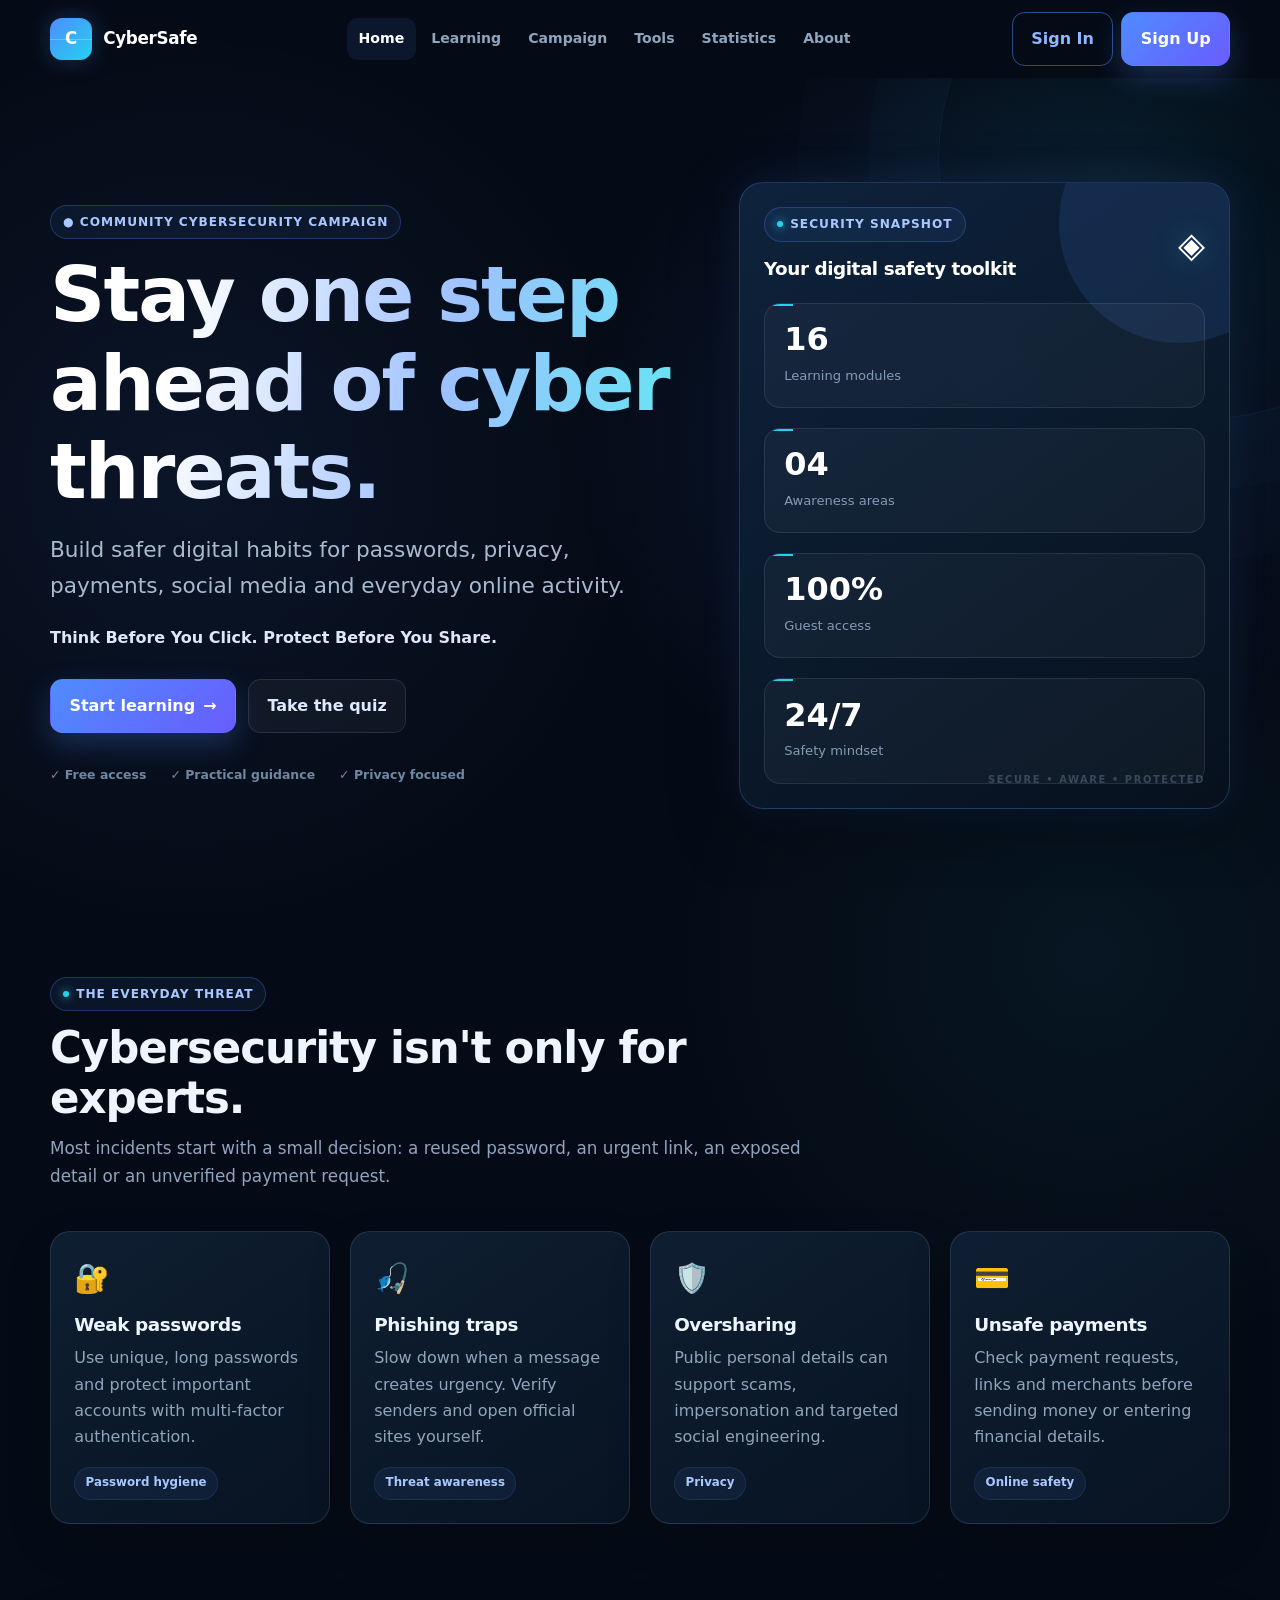
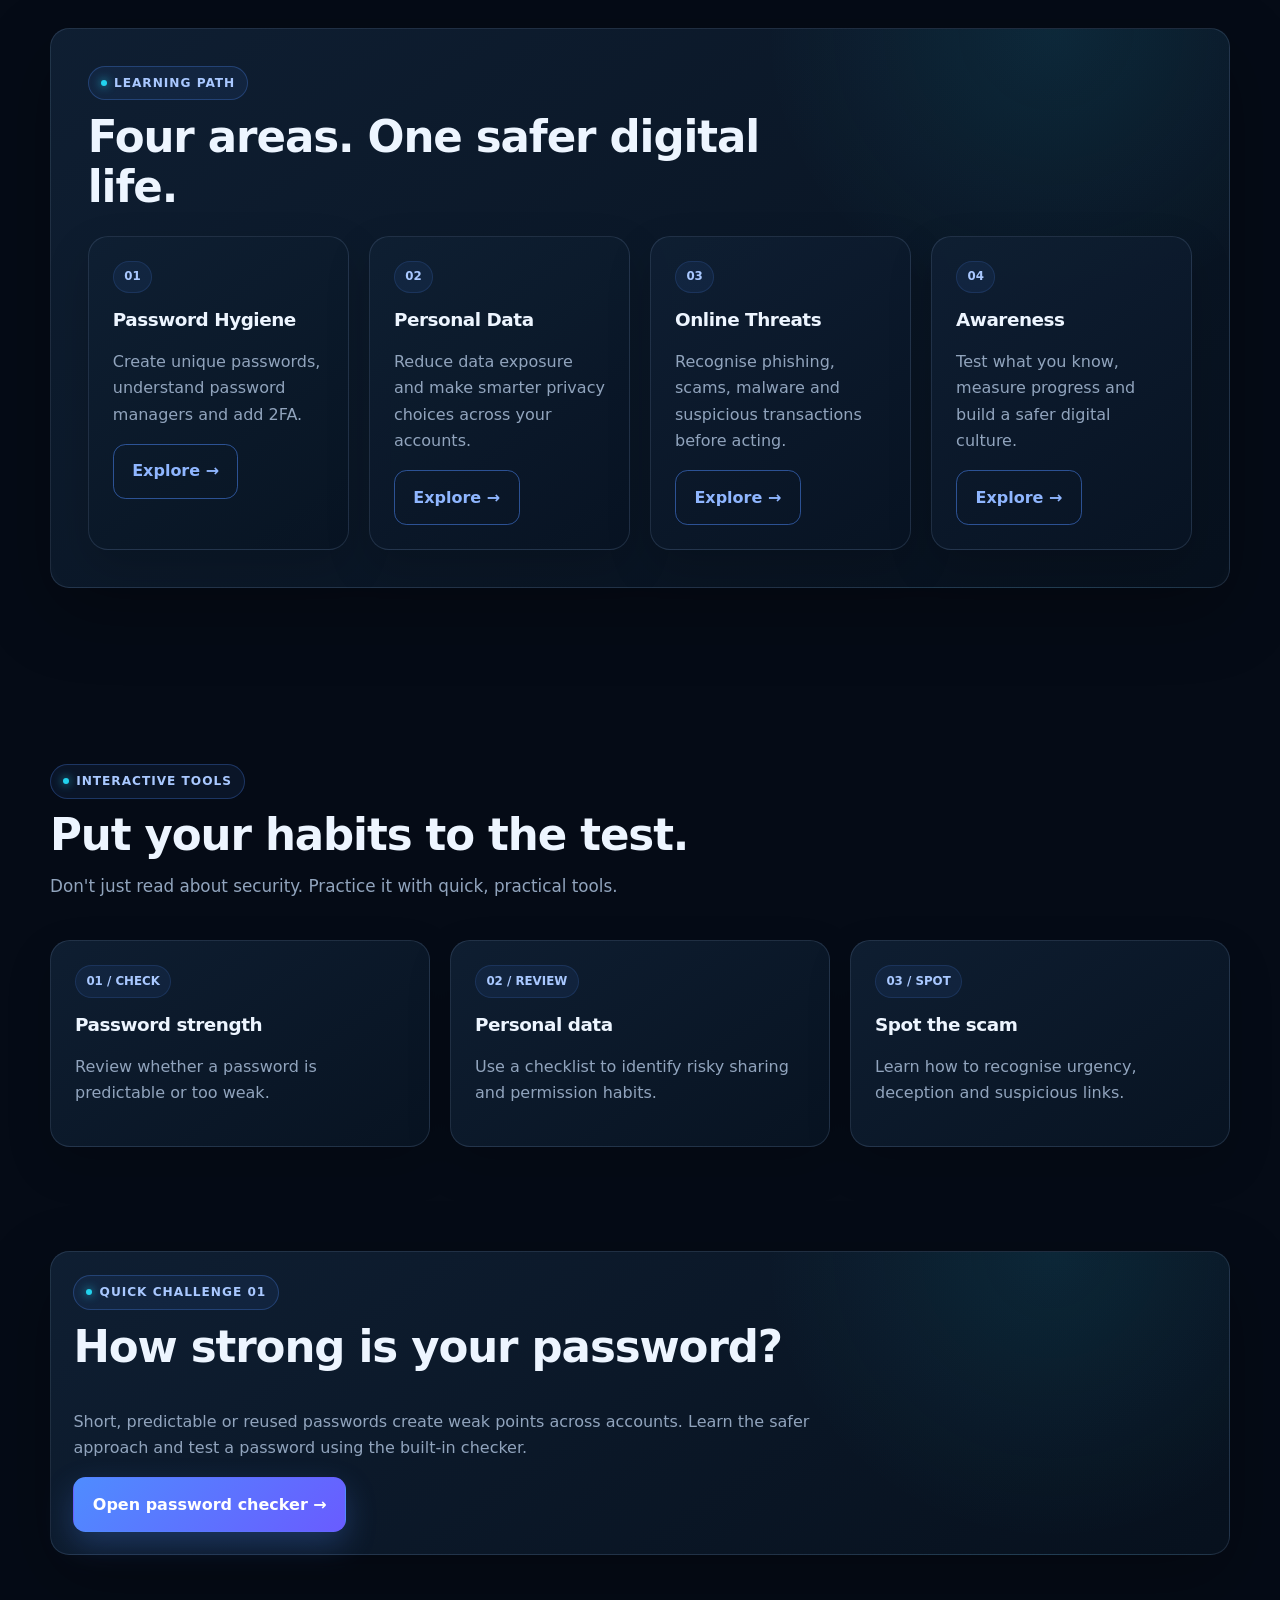
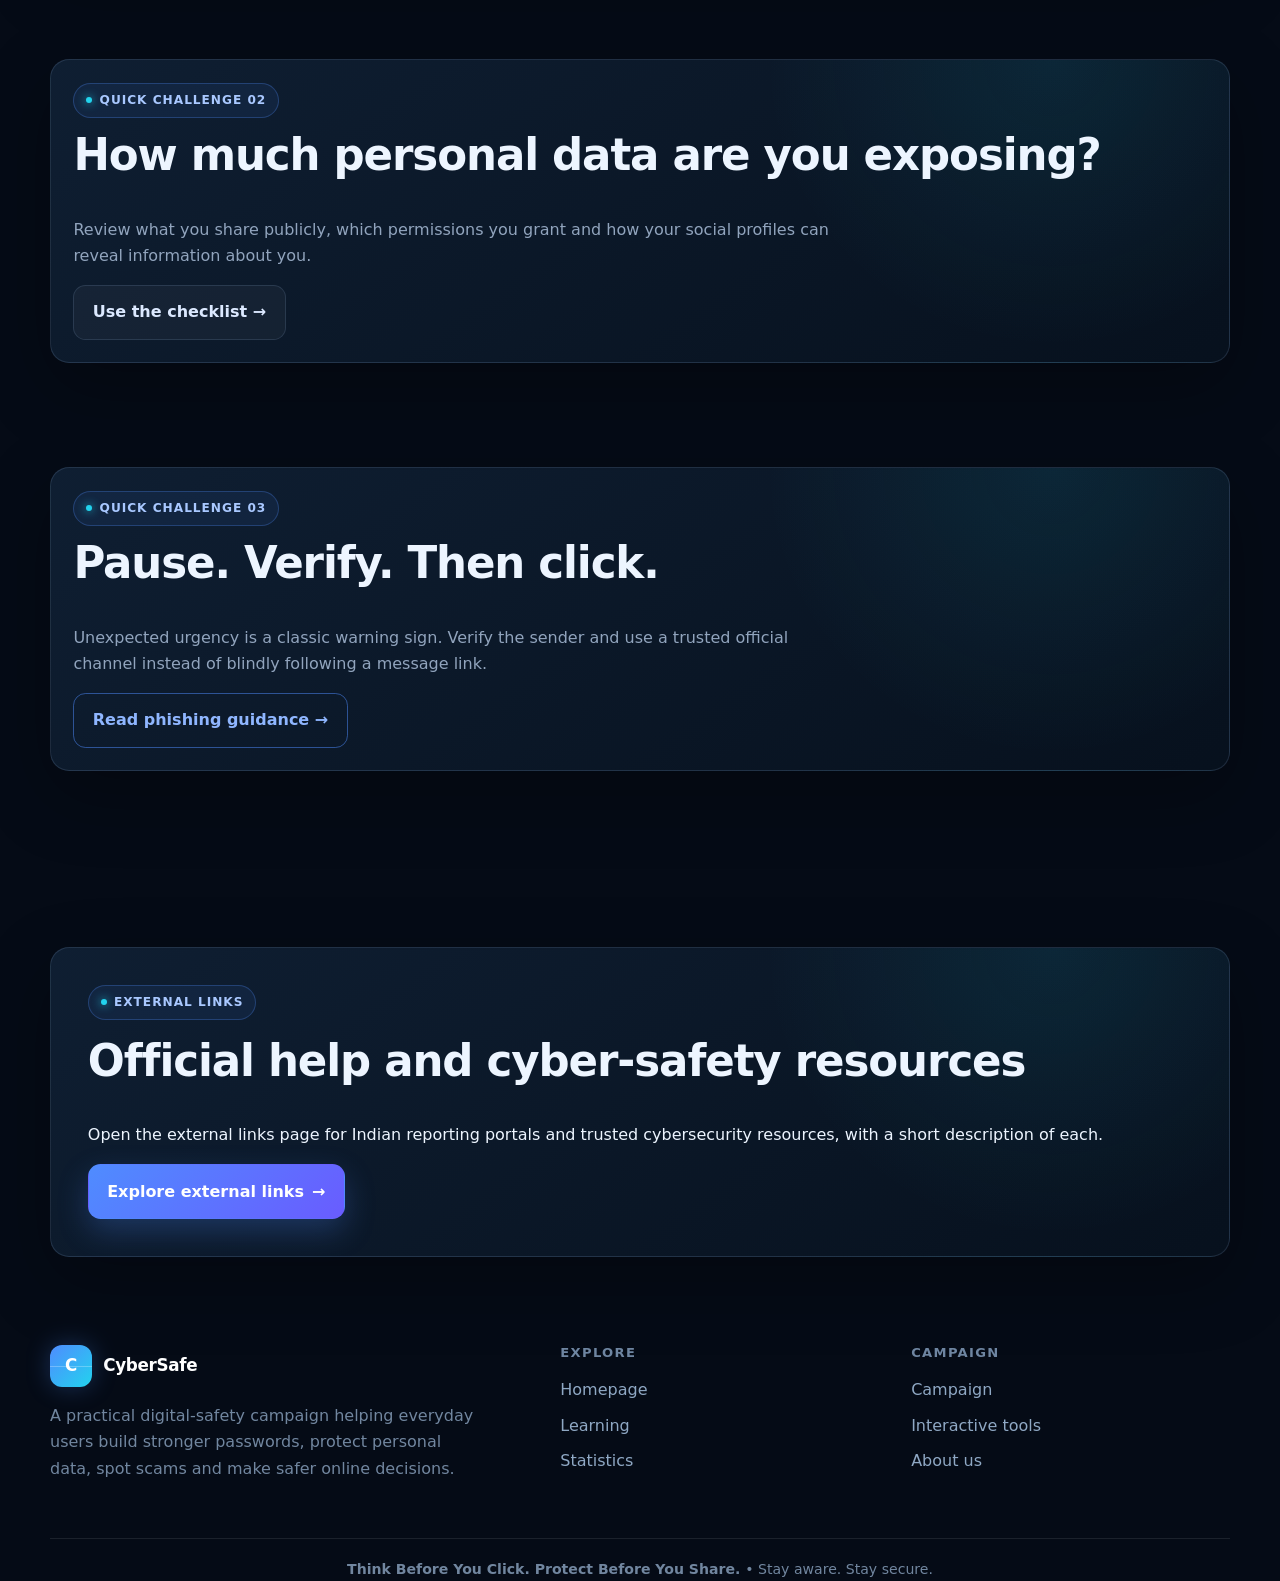
<file: index.html>
<!doctype html><html lang="en"><head><meta charset="UTF-8"/><meta http-equiv="Content-Security-Policy" content="default-src 'self'; style-src 'self' 'unsafe-inline'; script-src 'self'; img-src 'self' data:; connect-src 'self'; base-uri 'self'; form-action 'self';"/><meta name="viewport" content="width=device-width, initial-scale=1.0"/><meta name="description" content="CyberSafe is a community campaign focused on password hygiene, personal data protection, online scam awareness, and safer digital habits."/><title>CyberSafe | Build Safer Digital Habits</title><link rel="stylesheet" href="css/base.css"/><link rel="stylesheet" href="css/layout.css"/><link rel="stylesheet" href="css/components.css"/><link rel="stylesheet" href="css/themes.css"/><link rel="stylesheet" href="css/print.css"/></head><body data-page="home"><a class="skip-link" href="#main-content">Skip to content</a><div class="page-shell"><header data-header></header><main id="main-content">
<section class="hero"><div class="container hero-inner"><div class="hero-card"><span class="hero-pill">● Community cybersecurity campaign</span><h1>Stay one step ahead of cyber threats.</h1><p class="lead">Build safer digital habits for passwords, privacy, payments, social media and everyday online activity.</p><p>Think Before You Click. Protect Before You Share.</p><div class="hero-actions"><a class="primary-btn focus-ring" href="pages/learning.html">Start learning <span>→</span></a><a class="secondary-btn focus-ring" href="pages/cybersecurity-quiz.html">Take the quiz</a></div><div style="display:flex;gap:1.5rem;flex-wrap:wrap;margin-top:2rem;color:#7087a2;font-size:.78rem;font-weight:700"><span>✓ Free access</span><span>✓ Practical guidance</span><span>✓ Privacy focused</span></div></div><div class="metrics-panel"><div style="display:flex;justify-content:space-between;align-items:center;position:relative;z-index:1"><div><span class="badge">Security snapshot</span><h2 style="margin-top:1rem">Your digital safety toolkit</h2></div><div style="font-size:2.2rem;filter:drop-shadow(0 0 14px rgba(34,211,238,.35))">◈</div></div><div class="metric-grid"><div class="metric-box"><strong>16</strong><span>Learning modules</span></div><div class="metric-box"><strong>04</strong><span>Awareness areas</span></div><div class="metric-box"><strong>100%</strong><span>Guest access</span></div><div class="metric-box"><strong>24/7</strong><span>Safety mindset</span></div></div></div></div></section>
<section class="section"><div class="container"><div class="section-header"><span class="badge">The everyday threat</span><h2>Cybersecurity isn't only for experts.</h2><p>Most incidents start with a small decision: a reused password, an urgent link, an exposed detail or an unverified payment request.</p></div><div class="feature-grid"><article class="feature-card"><div style="font-size:1.8rem;margin-bottom:.7rem">🔐</div><h3>Weak passwords</h3><p>Use unique, long passwords and protect important accounts with multi-factor authentication.</p><span class="tag">Password hygiene</span></article><article class="feature-card"><div style="font-size:1.8rem;margin-bottom:.7rem">🎣</div><h3>Phishing traps</h3><p>Slow down when a message creates urgency. Verify senders and open official sites yourself.</p><span class="tag">Threat awareness</span></article><article class="feature-card"><div style="font-size:1.8rem;margin-bottom:.7rem">🛡️</div><h3>Oversharing</h3><p>Public personal details can support scams, impersonation and targeted social engineering.</p><span class="tag">Privacy</span></article><article class="feature-card"><div style="font-size:1.8rem;margin-bottom:.7rem">💳</div><h3>Unsafe payments</h3><p>Check payment requests, links and merchants before sending money or entering financial details.</p><span class="tag">Online safety</span></article></div></div></section>
<section class="section" style="padding-top:1rem"><div class="container"><div class="theme-panel" style="padding:2.3rem"><div class="section-header" style="margin-bottom:1.5rem"><span class="badge">Learning path</span><h2>Four areas. One safer digital life.</h2></div><div class="card-grid"><article class="card"><span class="tag">01</span><h3 style="margin-top:1rem">Password Hygiene</h3><p>Create unique passwords, understand password managers and add 2FA.</p><a class="ghost-btn" href="pages/learning.html">Explore →</a></article><article class="card"><span class="tag">02</span><h3 style="margin-top:1rem">Personal Data</h3><p>Reduce data exposure and make smarter privacy choices across your accounts.</p><a class="ghost-btn" href="pages/learning.html">Explore →</a></article><article class="card"><span class="tag">03</span><h3 style="margin-top:1rem">Online Threats</h3><p>Recognise phishing, scams, malware and suspicious transactions before acting.</p><a class="ghost-btn" href="pages/learning.html">Explore →</a></article><article class="card"><span class="tag">04</span><h3 style="margin-top:1rem">Awareness</h3><p>Test what you know, measure progress and build a safer digital culture.</p><a class="ghost-btn" href="pages/campaign.html">Explore →</a></article></div></div></div></section>
<section class="section"><div class="container"><div class="section-header"><span class="badge">Interactive tools</span><h2>Put your habits to the test.</h2><p>Don't just read about security. Practice it with quick, practical tools.</p></div><div class="feature-grid"><button class="card focus-ring" type="button" data-challenge="challenge-1" style="text-align:left;cursor:pointer"><span class="tag">01 / CHECK</span><h3 style="margin-top:1rem">Password strength</h3><p>Review whether a password is predictable or too weak.</p></button><button class="card focus-ring" type="button" data-challenge="challenge-2" style="text-align:left;cursor:pointer"><span class="tag">02 / REVIEW</span><h3 style="margin-top:1rem">Personal data</h3><p>Use a checklist to identify risky sharing and permission habits.</p></button><button class="card focus-ring" type="button" data-challenge="challenge-3" style="text-align:left;cursor:pointer"><span class="tag">03 / SPOT</span><h3 style="margin-top:1rem">Spot the scam</h3><p>Learn how to recognise urgency, deception and suspicious links.</p></button></div></div></section>
<section id="challenge-1" class="section" style="padding-top:1rem"><div class="container theme-panel"><span class="badge">Quick challenge 01</span><h2 style="margin-top:.8rem">How strong is your password?</h2><p style="color:var(--muted);max-width:760px">Short, predictable or reused passwords create weak points across accounts. Learn the safer approach and test a password using the built-in checker.</p><a class="primary-btn focus-ring" href="pages/password-strength-checker.html">Open password checker →</a></div></section>
<section id="challenge-2" class="section" style="padding-top:1rem"><div class="container theme-panel"><span class="badge">Quick challenge 02</span><h2 style="margin-top:.8rem">How much personal data are you exposing?</h2><p style="color:var(--muted);max-width:760px">Review what you share publicly, which permissions you grant and how your social profiles can reveal information about you.</p><a class="secondary-btn focus-ring" href="pages/data-protection-checklist.html">Use the checklist →</a></div></section>
<section id="challenge-3" class="section" style="padding-top:1rem"><div class="container theme-panel"><span class="badge">Quick challenge 03</span><h2 style="margin-top:.8rem">Pause. Verify. Then click.</h2><p style="color:var(--muted);max-width:760px">Unexpected urgency is a classic warning sign. Verify the sender and use a trusted official channel instead of blindly following a message link.</p><a class="ghost-btn focus-ring" href="pages/phishing-and-social-engineering.html">Read phishing guidance →</a></div></section>
</main><footer data-footer></footer></div><script type="module" src="js/main.js"></script></body></html>
</file>
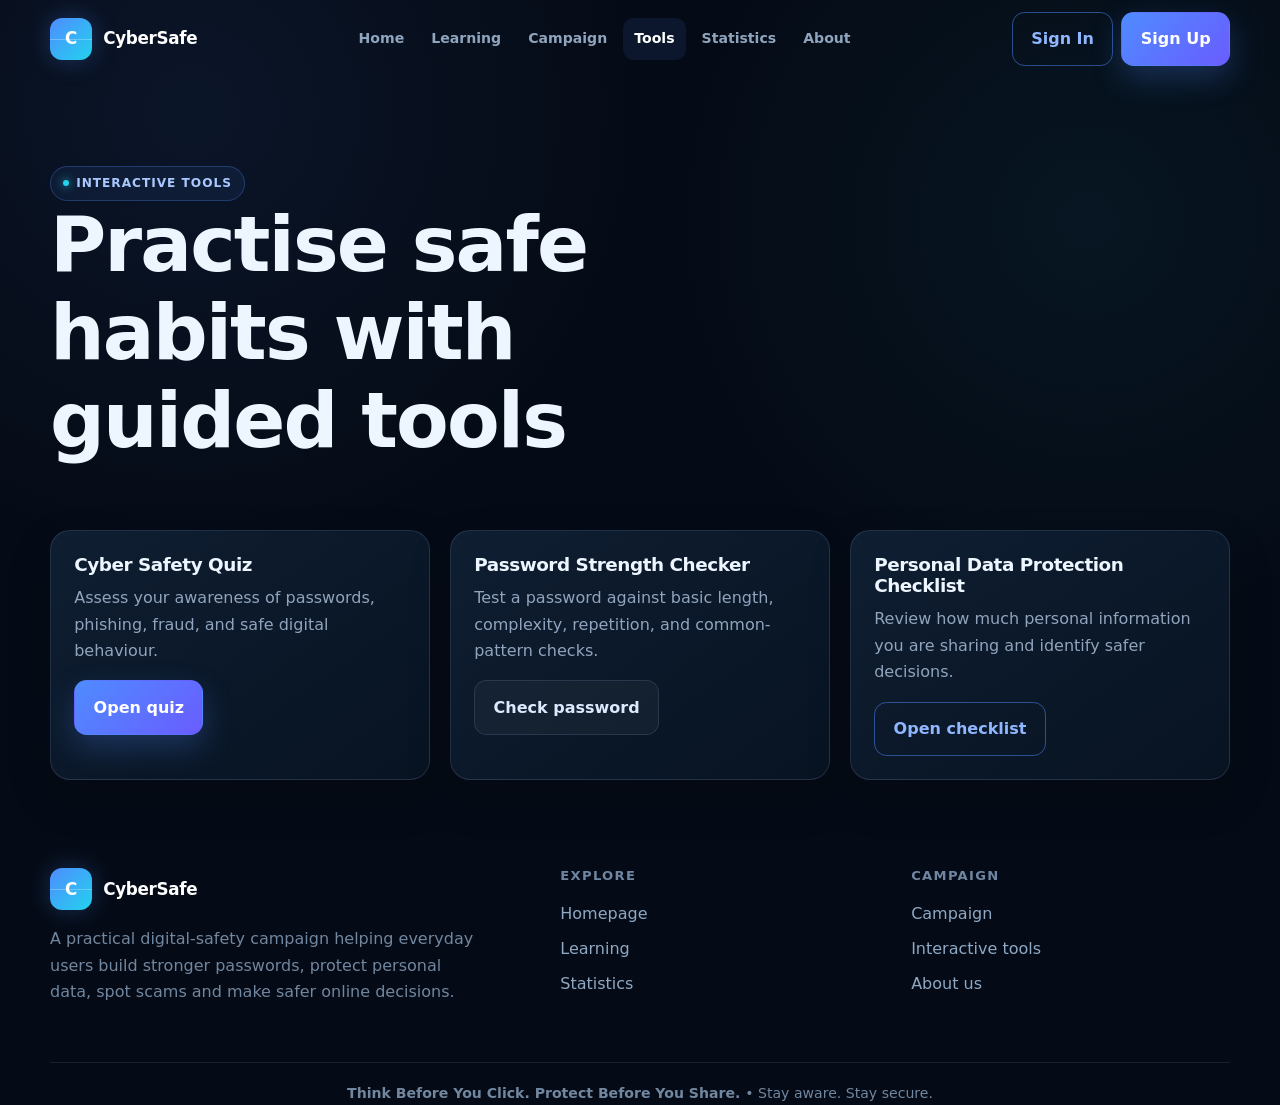
<file: tools.html>
<!doctype html>
<html lang="en">
  <head>
    <meta charset="UTF-8" />
    <meta name="viewport" content="width=device-width, initial-scale=1.0" />
    <meta http-equiv="Content-Security-Policy" content="default-src 'self'; style-src 'self' 'unsafe-inline'; script-src 'self'; img-src 'self' data:; connect-src 'self'; base-uri 'self'; form-action 'self';" />
    <title>Interactive Tools | CyberSafe</title>
    <link rel="stylesheet" href="../css/base.css" />
    <link rel="stylesheet" href="../css/layout.css" />
    <link rel="stylesheet" href="../css/components.css" />
    <link rel="stylesheet" href="../css/themes.css" />
    <link rel="stylesheet" href="../css/print.css" />
  </head>
  <body data-page="tools">
    <header data-header></header>
    <main>
      <section class="section">
        <div class="container">
          <div class="section-header">
            <span class="badge">Interactive tools</span>
            <h1>Practise safe habits with guided tools</h1>
          </div>
          <div class="feature-grid">
            <article class="feature-card">
              <h3>Cyber Safety Quiz</h3>
              <p>Assess your awareness of passwords, phishing, fraud, and safe digital behaviour.</p>
              <a class="primary-btn focus-ring" href="cybersecurity-quiz.html">Open quiz</a>
            </article>
            <article class="feature-card">
              <h3>Password Strength Checker</h3>
              <p>Test a password against basic length, complexity, repetition, and common-pattern checks.</p>
              <a class="secondary-btn focus-ring" href="password-strength-checker.html">Check password</a>
            </article>
            <article class="feature-card">
              <h3>Personal Data Protection Checklist</h3>
              <p>Review how much personal information you are sharing and identify safer decisions.</p>
              <a class="ghost-btn focus-ring" href="data-protection-checklist.html">Open checklist</a>
            </article>
          </div>
        </div>
      </section>
    </main>
    <footer data-footer></footer>
    <script type="module" src="../js/main.js"></script>
  </body>
</html>
</file>
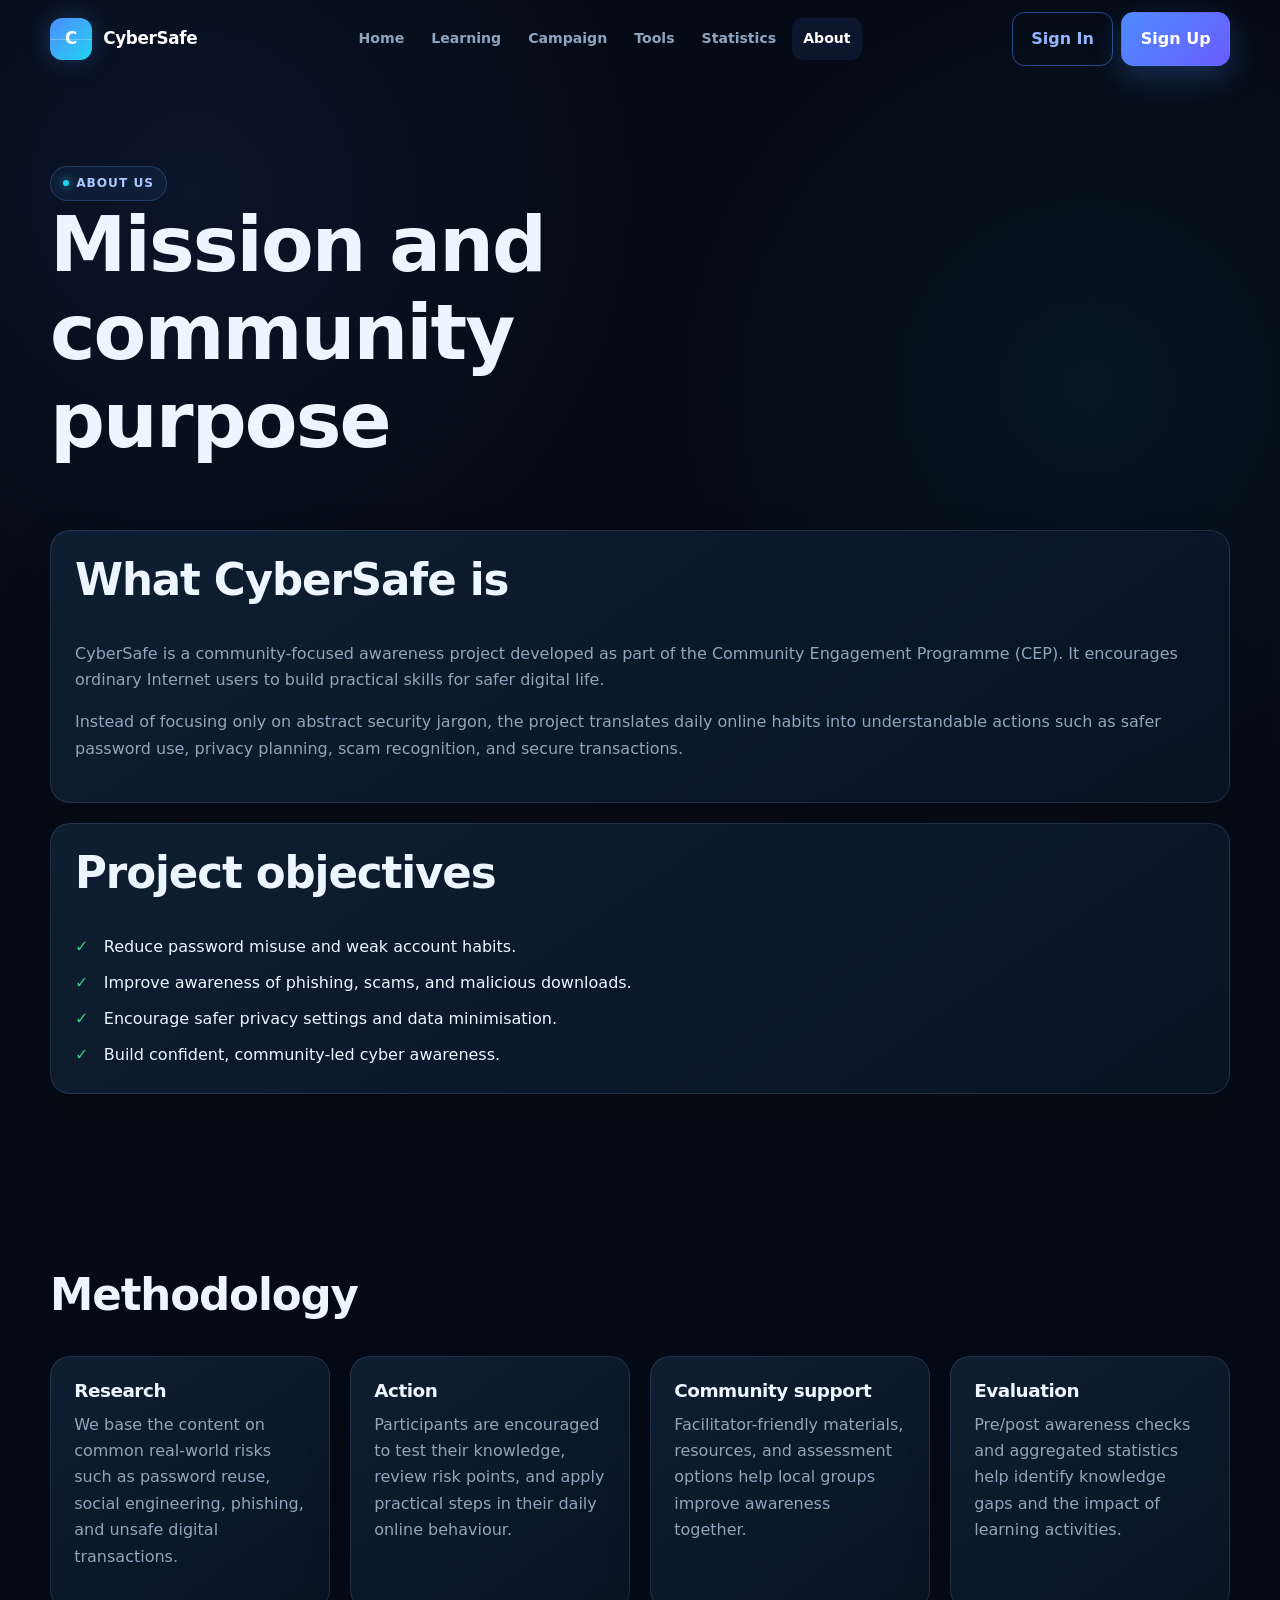
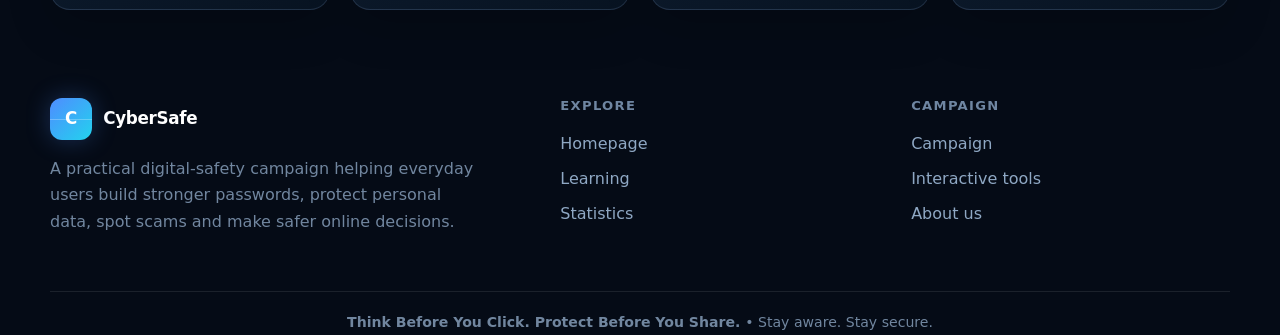
<file: pages/about.html>
<!doctype html>
<html lang="en">
  <head>
    <meta charset="UTF-8" />
    <meta name="viewport" content="width=device-width, initial-scale=1.0" />
    <meta http-equiv="Content-Security-Policy" content="default-src 'self'; style-src 'self' 'unsafe-inline'; script-src 'self'; img-src 'self' data:; connect-src 'self'; base-uri 'self'; form-action 'self';" />
    <title>About Us | CyberSafe</title>
    <link rel="stylesheet" href="../css/base.css" />
    <link rel="stylesheet" href="../css/layout.css" />
    <link rel="stylesheet" href="../css/components.css" />
    <link rel="stylesheet" href="../css/themes.css" />
    <link rel="stylesheet" href="../css/print.css" />
  </head>
  <body data-page="about">
    <header data-header></header>
    <main>
      <section class="section">
        <div class="container">
          <div class="section-header">
            <span class="badge">About us</span>
            <h1>Mission and community purpose</h1>
          </div>
          <div class="two-col">
            <article class="card">
              <h2>What CyberSafe is</h2>
              <p>CyberSafe is a community-focused awareness project developed as part of the Community Engagement Programme (CEP). It encourages ordinary Internet users to build practical skills for safer digital life.</p>
              <p>Instead of focusing only on abstract security jargon, the project translates daily online habits into understandable actions such as safer password use, privacy planning, scam recognition, and secure transactions.</p>
            </article>
            <article class="card">
              <h2>Project objectives</h2>
              <ul class="list-check">
                <li>Reduce password misuse and weak account habits.</li>
                <li>Improve awareness of phishing, scams, and malicious downloads.</li>
                <li>Encourage safer privacy settings and data minimisation.</li>
                <li>Build confident, community-led cyber awareness.</li>
              </ul>
            </article>
          </div>
        </div>
      </section>
      <section class="section">
        <div class="container">
          <h2>Methodology</h2>
          <div class="feature-grid">
            <article class="feature-card">
              <h3>Research</h3>
              <p>We base the content on common real-world risks such as password reuse, social engineering, phishing, and unsafe digital transactions.</p>
            </article>
            <article class="feature-card">
              <h3>Action</h3>
              <p>Participants are encouraged to test their knowledge, review risk points, and apply practical steps in their daily online behaviour.</p>
            </article>
            <article class="feature-card">
              <h3>Community support</h3>
              <p>Facilitator-friendly materials, resources, and assessment options help local groups improve awareness together.</p>
            </article>
            <article class="feature-card">
              <h3>Evaluation</h3>
              <p>Pre/post awareness checks and aggregated statistics help identify knowledge gaps and the impact of learning activities.</p>
            </article>
          </div>
        </div>
      </section>
    </main>
    <footer data-footer></footer>
    <script type="module" src="../js/main.js"></script>
  </body>
</html>
</file>
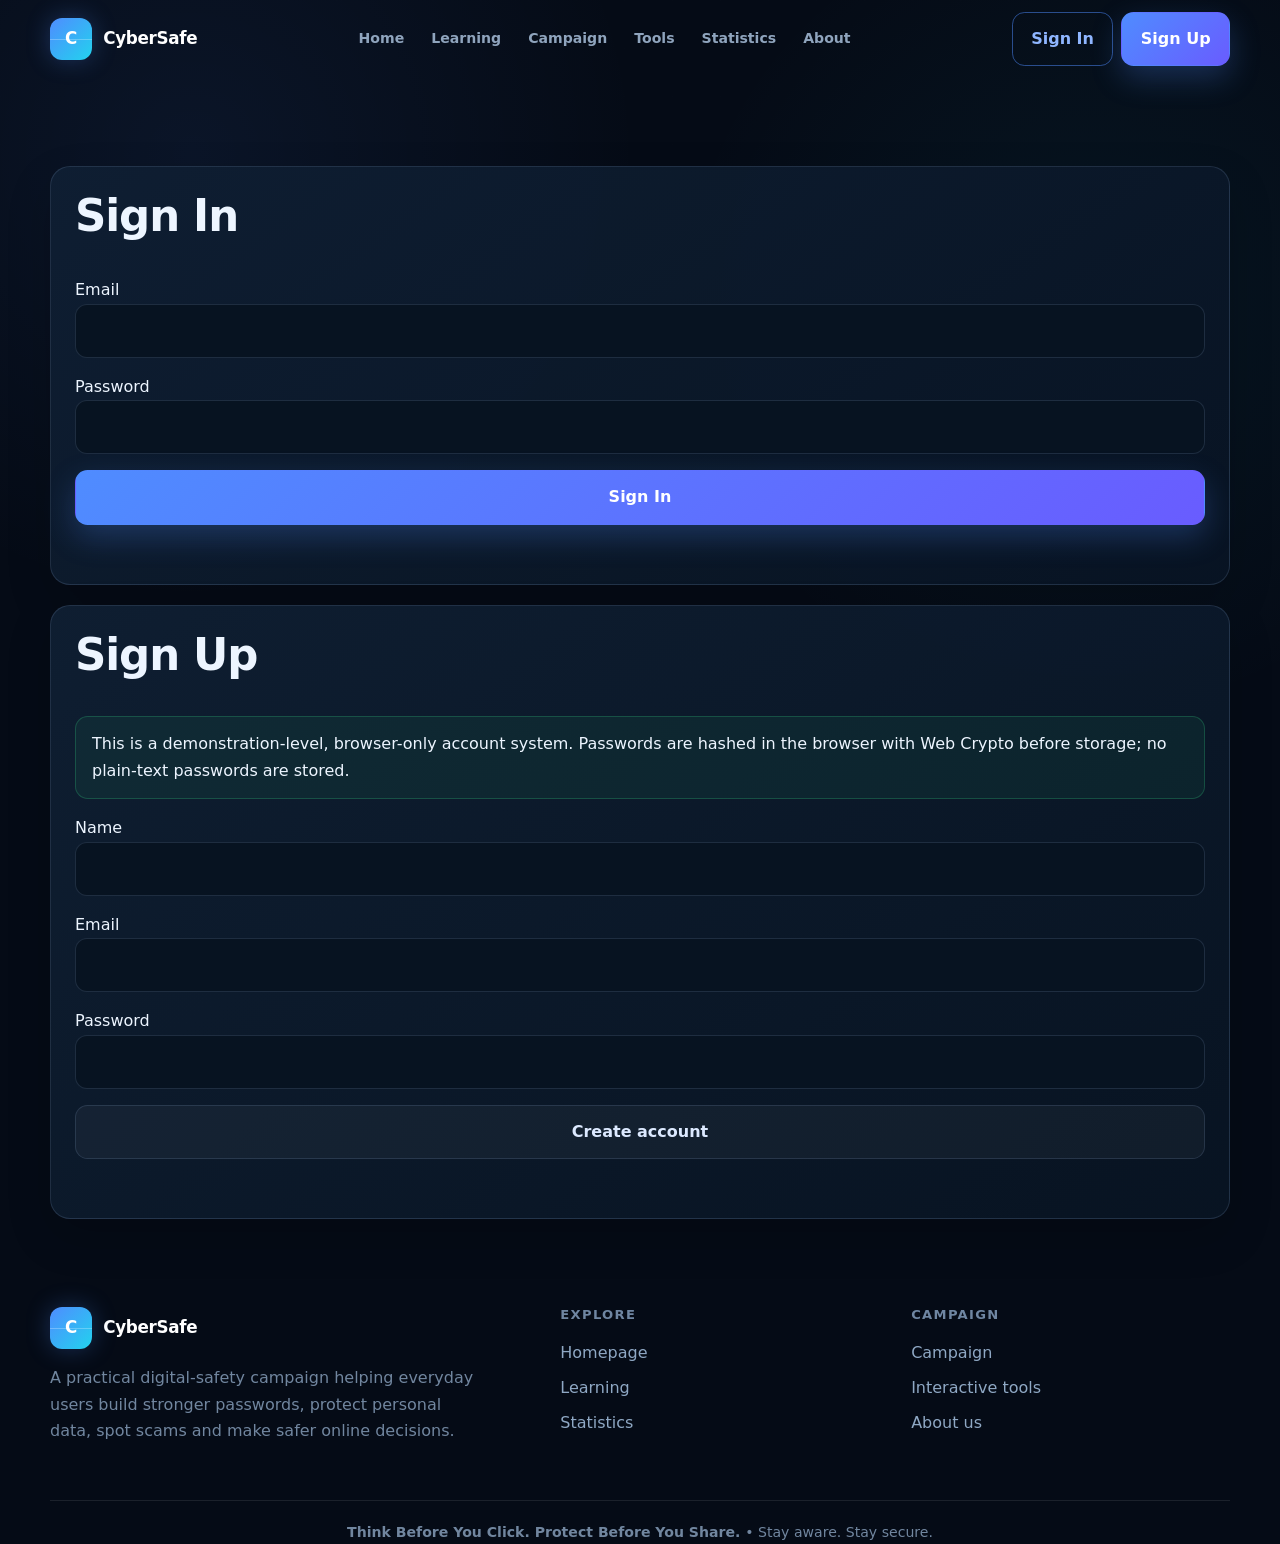
<file: pages/auth.html>
<!doctype html>
<html lang="en">
  <head>
    <meta charset="UTF-8" />
    <meta name="viewport" content="width=device-width, initial-scale=1.0" />
    <meta http-equiv="Content-Security-Policy" content="default-src 'self'; style-src 'self' 'unsafe-inline'; script-src 'self'; img-src 'self' data:; connect-src 'self'; base-uri 'self'; form-action 'self';" />
    <title>Sign In / Sign Up | CyberSafe</title>
    <link rel="stylesheet" href="../css/base.css" />
    <link rel="stylesheet" href="../css/layout.css" />
    <link rel="stylesheet" href="../css/components.css" />
    <link rel="stylesheet" href="../css/themes.css" />
    <link rel="stylesheet" href="../css/print.css" />
  </head>
  <body data-page="auth">
    <header data-header></header>
    <main>
      <section class="section">
        <div class="container two-col">
          <div class="auth-card">
            <h2>Sign In</h2>
            <form data-signin-form class="form-grid">
              <label>
                <span>Email</span>
                <input class="input" type="email" name="email" required />
              </label>
              <label>
                <span>Password</span>
                <input class="input" type="password" name="password" required />
              </label>
              <button class="primary-btn focus-ring" type="submit">Sign In</button>
              <div data-form-status class="error-message"></div>
            </form>
          </div>

          <div class="auth-card" id="signup">
            <h2>Sign Up</h2>
            <p class="notice">This is a demonstration-level, browser-only account system. Passwords are hashed in the browser with Web Crypto before storage; no plain-text passwords are stored.</p>
            <form data-signup-form class="form-grid">
              <label>
                <span>Name</span>
                <input class="input" type="text" name="name" required />
              </label>
              <label>
                <span>Email</span>
                <input class="input" type="email" name="email" required />
              </label>
              <label>
                <span>Password</span>
                <input class="input" type="password" name="password" required />
              </label>
              <button class="secondary-btn focus-ring" type="submit">Create account</button>
              <div data-form-status class="success-message"></div>
            </form>
          </div>
        </div>
      </section>
    </main>
    <footer data-footer></footer>
    <script type="module" src="../js/main.js"></script>
  </body>
</html>
</file>
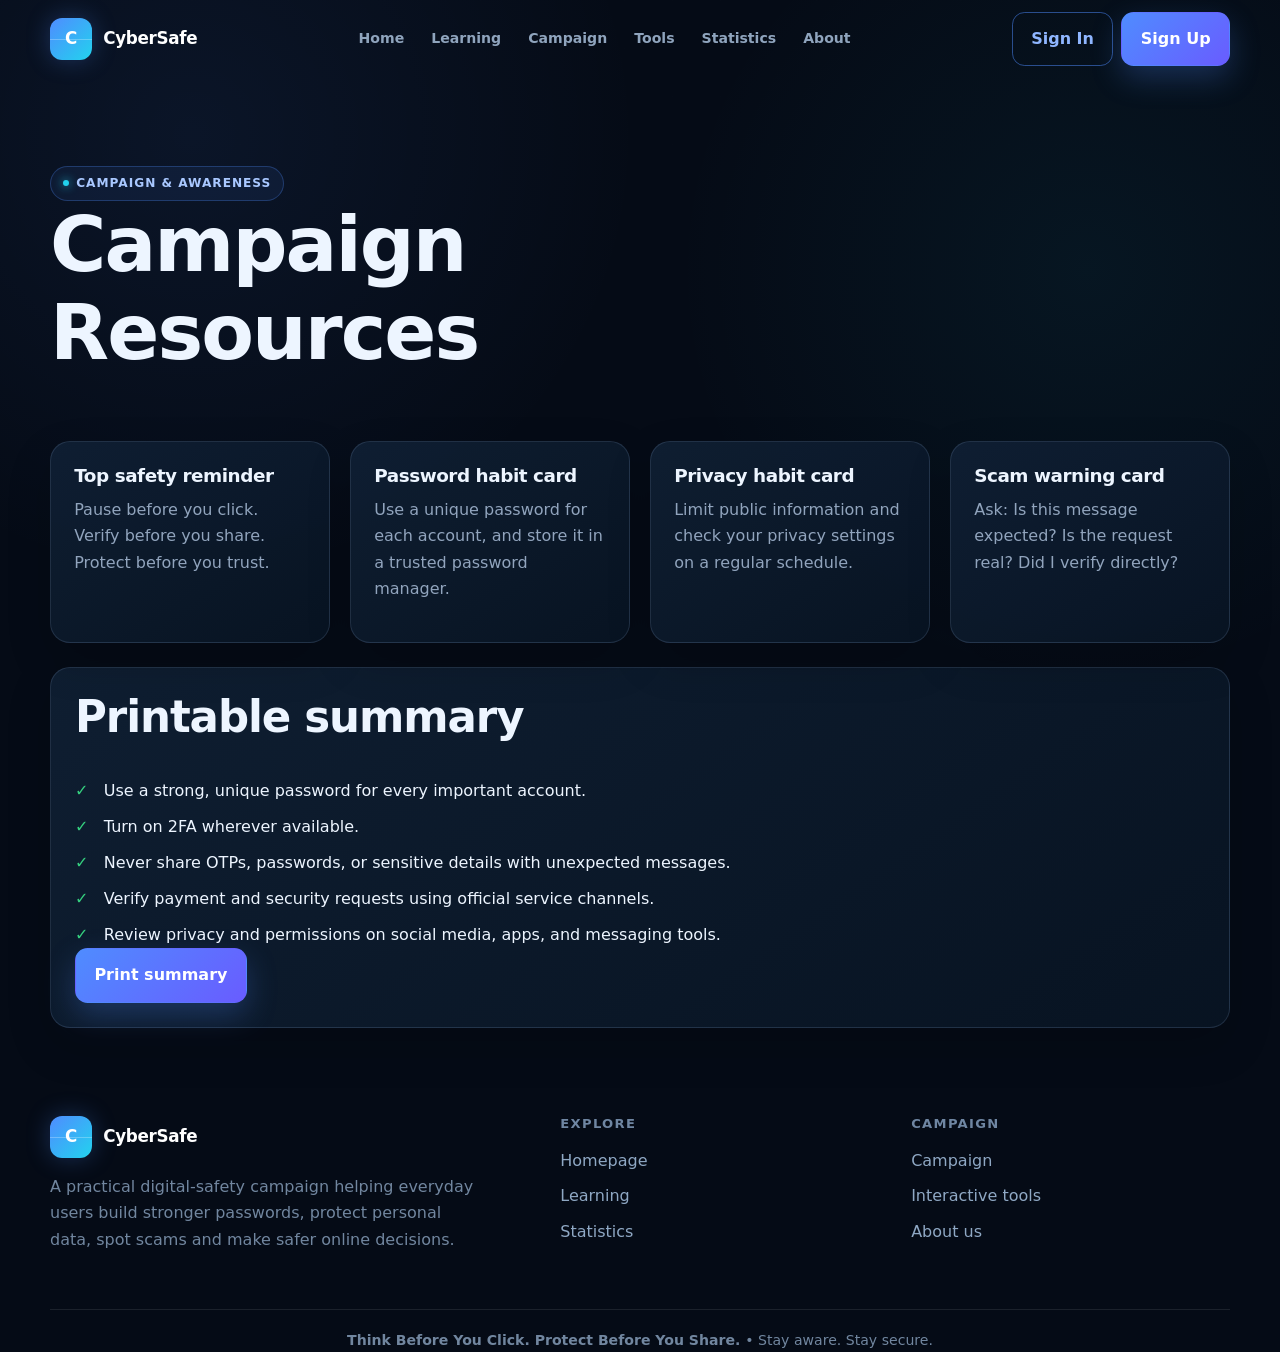
<file: pages/campaign-resources.html>
<!doctype html>
<html lang="en">
  <head>
    <meta charset="UTF-8" />
    <meta name="viewport" content="width=device-width, initial-scale=1.0" />
    <title>Campaign Resources | CyberSafe</title>
    <link rel="stylesheet" href="../css/base.css" />
    <link rel="stylesheet" href="../css/layout.css" />
    <link rel="stylesheet" href="../css/components.css" />
    <link rel="stylesheet" href="../css/themes.css" />
    <link rel="stylesheet" href="../css/print.css" />
  </head>
  <body data-page="module" data-module="campaign-resources">
    <header data-header></header>
    <main>
      <section class="section">
        <div class="container">
          <div class="section-header">
            <span class="badge">Campaign & Awareness</span>
            <h1>Campaign Resources</h1>
          </div>
          <div class="feature-grid">
            <article class="resource-card">
              <h3>Top safety reminder</h3>
              <p>Pause before you click. Verify before you share. Protect before you trust.</p>
            </article>
            <article class="resource-card">
              <h3>Password habit card</h3>
              <p>Use a unique password for each account, and store it in a trusted password manager.</p>
            </article>
            <article class="resource-card">
              <h3>Privacy habit card</h3>
              <p>Limit public information and check your privacy settings on a regular schedule.</p>
            </article>
            <article class="resource-card">
              <h3>Scam warning card</h3>
              <p>Ask: Is this message expected? Is the request real? Did I verify directly?</p>
            </article>
          </div>

          <div class="card" style="margin-top: 1.5rem;">
            <h2>Printable summary</h2>
            <ul class="list-check">
              <li>Use a strong, unique password for every important account.</li>
              <li>Turn on 2FA wherever available.</li>
              <li>Never share OTPs, passwords, or sensitive details with unexpected messages.</li>
              <li>Verify payment and security requests using official service channels.</li>
              <li>Review privacy and permissions on social media, apps, and messaging tools.</li>
            </ul>
            <button class="primary-btn focus-ring no-print" type="button" onclick="window.print()">Print summary</button>
          </div>
        </div>
      </section>
    </main>
    <footer data-footer></footer>
    <script type="module" src="../js/main.js"></script>
  </body>
</html>
</file>
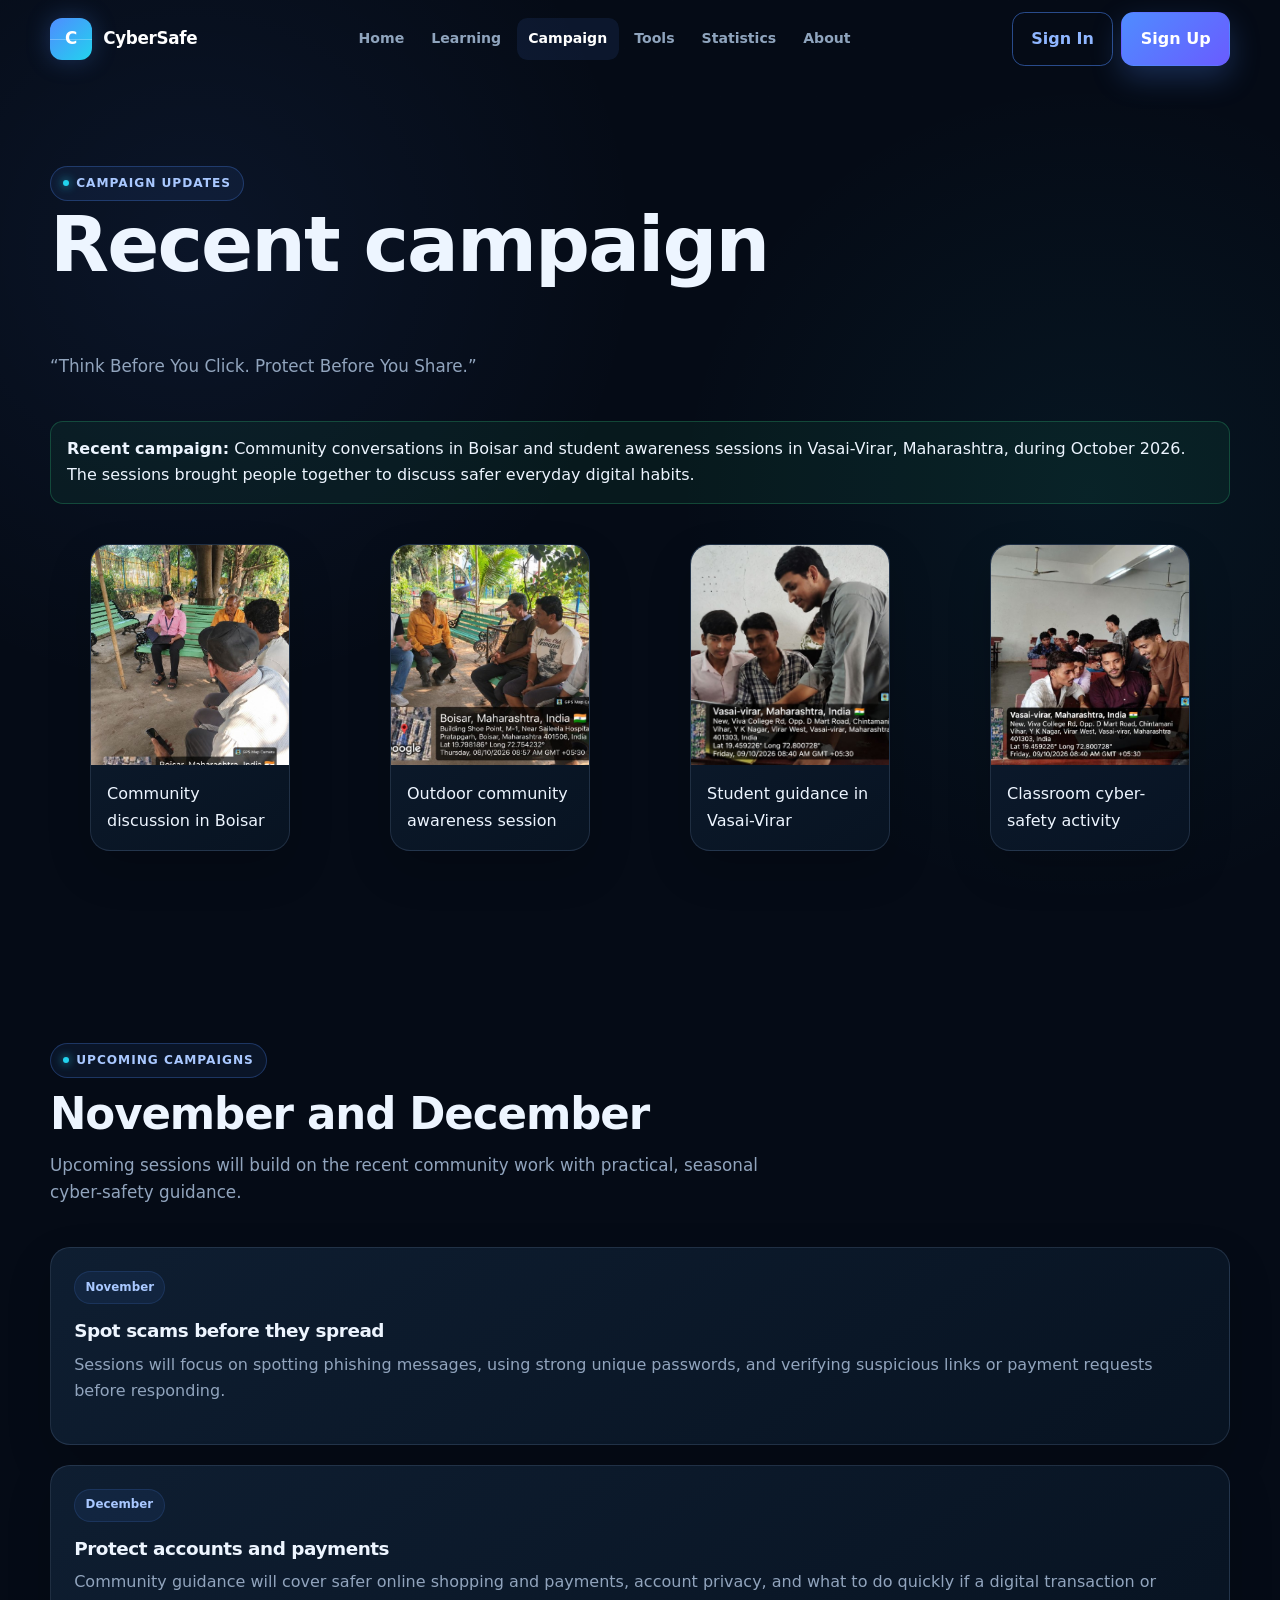
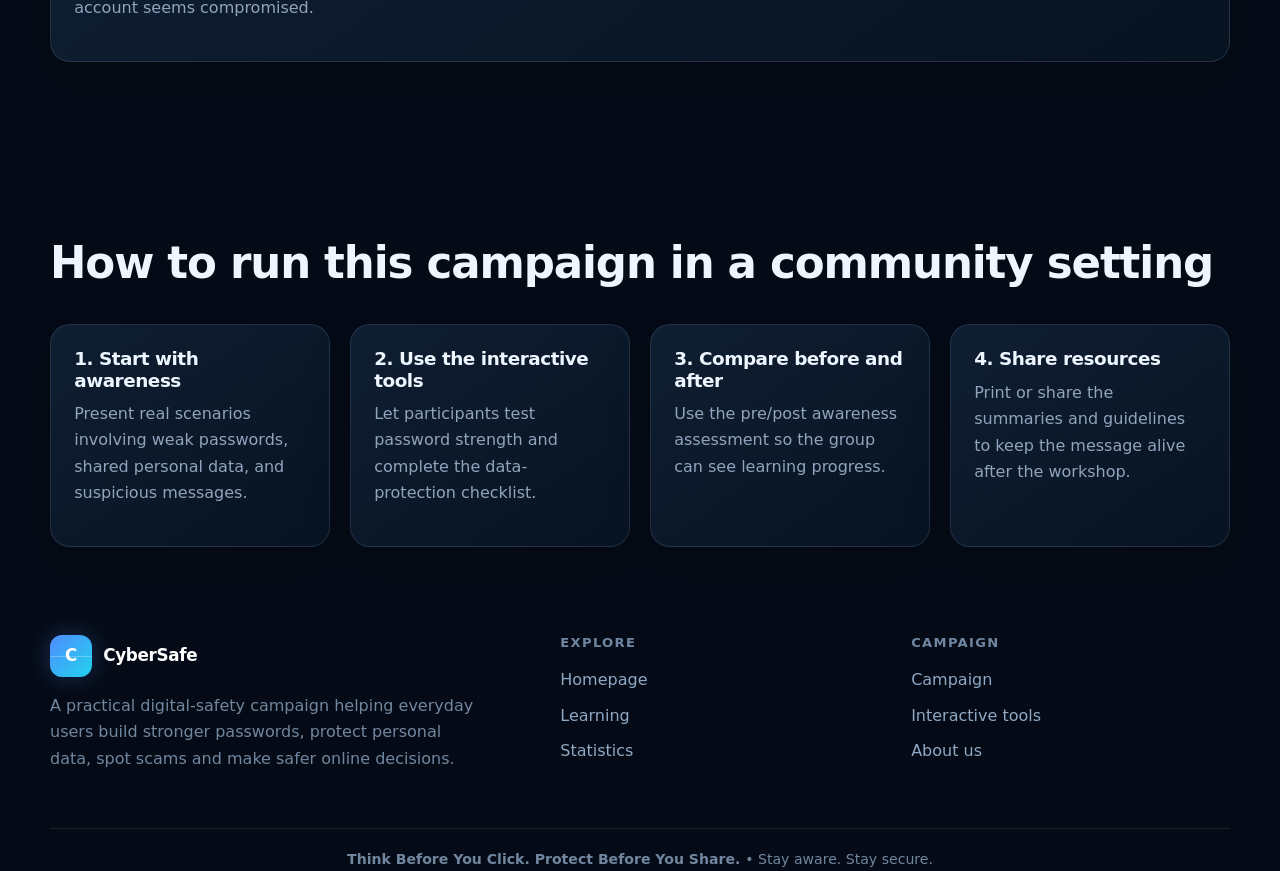
<file: pages/campaign.html>
<!doctype html>
<html lang="en">
  <head>
    <meta charset="UTF-8" />
    <meta name="viewport" content="width=device-width, initial-scale=1.0" />
    <meta http-equiv="Content-Security-Policy" content="default-src 'self'; style-src 'self' 'unsafe-inline'; script-src 'self'; img-src 'self' data:; connect-src 'self'; base-uri 'self'; form-action 'self';" />
    <title>Campaign | CyberSafe</title>
    <link rel="stylesheet" href="../css/base.css" />
    <link rel="stylesheet" href="../css/layout.css" />
    <link rel="stylesheet" href="../css/components.css" />
    <link rel="stylesheet" href="../css/themes.css" />
    <link rel="stylesheet" href="../css/print.css" />
  </head>
  <body data-page="campaign">
    <header data-header></header>
    <main>
      <section class="section">
        <div class="container">
          <div class="section-header">
            <span class="badge">Campaign updates</span>
            <h1>Recent campaign</h1>
            <p>“Think Before You Click. Protect Before You Share.”</p>
          </div>
          <div class="notice">
            <strong>Recent campaign:</strong> Community conversations in Boisar and student awareness sessions in Vasai-Virar, Maharashtra, during October 2026. The sessions brought people together to discuss safer everyday digital habits.
          </div>
          <div class="resource-grid" style="margin-top: 1.5rem;">
            <figure class="card" style="padding: 0; overflow: hidden;">
              <img src="../assets/campaign/boisar-community-session.jpg" alt="Cyber-safety discussion with community members in Boisar" style="display: block; width: 100%; height: 220px; object-fit: cover; object-position: center top;" />
              <figcaption style="padding: 1rem;">Community discussion in Boisar</figcaption>
            </figure>
            <figure class="card" style="padding: 0; overflow: hidden;">
              <img src="../assets/campaign/boisar-awareness-group.jpg" alt="Community members taking part in an outdoor awareness discussion in Boisar" style="display: block; width: 100%; height: 220px; object-fit: cover; object-position: center top;" />
              <figcaption style="padding: 1rem;">Outdoor community awareness session</figcaption>
            </figure>
            <figure class="card" style="padding: 0; overflow: hidden;">
              <img src="../assets/campaign/vasai-student-guidance.jpg" alt="Students receiving guidance during a cyber-safety session in Vasai-Virar" style="display: block; width: 100%; height: 220px; object-fit: cover; object-position: center top;" />
              <figcaption style="padding: 1rem;">Student guidance in Vasai-Virar</figcaption>
            </figure>
            <figure class="card" style="padding: 0; overflow: hidden;">
              <img src="../assets/campaign/vasai-classroom-session.jpg" alt="Students discussing cyber-safety in a classroom in Vasai-Virar" style="display: block; width: 100%; height: 220px; object-fit: cover; object-position: center top;" />
              <figcaption style="padding: 1rem;">Classroom cyber-safety activity</figcaption>
            </figure>
          </div>
        </div>
      </section>

      <section class="section">
        <div class="container">
          <div class="section-header">
            <span class="badge">Upcoming campaigns</span>
            <h2>November and December</h2>
            <p>Upcoming sessions will build on the recent community work with practical, seasonal cyber-safety guidance.</p>
          </div>
          <div class="two-col">
            <article class="feature-card">
              <span class="tag">November</span>
              <h3 style="margin-top: 1rem;">Spot scams before they spread</h3>
              <p>Sessions will focus on spotting phishing messages, using strong unique passwords, and verifying suspicious links or payment requests before responding.</p>
            </article>
            <article class="feature-card">
              <span class="tag">December</span>
              <h3 style="margin-top: 1rem;">Protect accounts and payments</h3>
              <p>Community guidance will cover safer online shopping and payments, account privacy, and what to do quickly if a digital transaction or account seems compromised.</p>
            </article>
          </div>
        </div>
      </section>

      <section class="section">
        <div class="container">
          <h2>How to run this campaign in a community setting</h2>
          <div class="feature-grid">
            <article class="feature-card">
              <h3>1. Start with awareness</h3>
              <p>Present real scenarios involving weak passwords, shared personal data, and suspicious messages.</p>
            </article>
            <article class="feature-card">
              <h3>2. Use the interactive tools</h3>
              <p>Let participants test password strength and complete the data-protection checklist.</p>
            </article>
            <article class="feature-card">
              <h3>3. Compare before and after</h3>
              <p>Use the pre/post awareness assessment so the group can see learning progress.</p>
            </article>
            <article class="feature-card">
              <h3>4. Share resources</h3>
              <p>Print or share the summaries and guidelines to keep the message alive after the workshop.</p>
            </article>
          </div>
        </div>
      </section>
    </main>
    <footer data-footer></footer>
    <script type="module" src="../js/main.js"></script>
  </body>
</html>
</file>
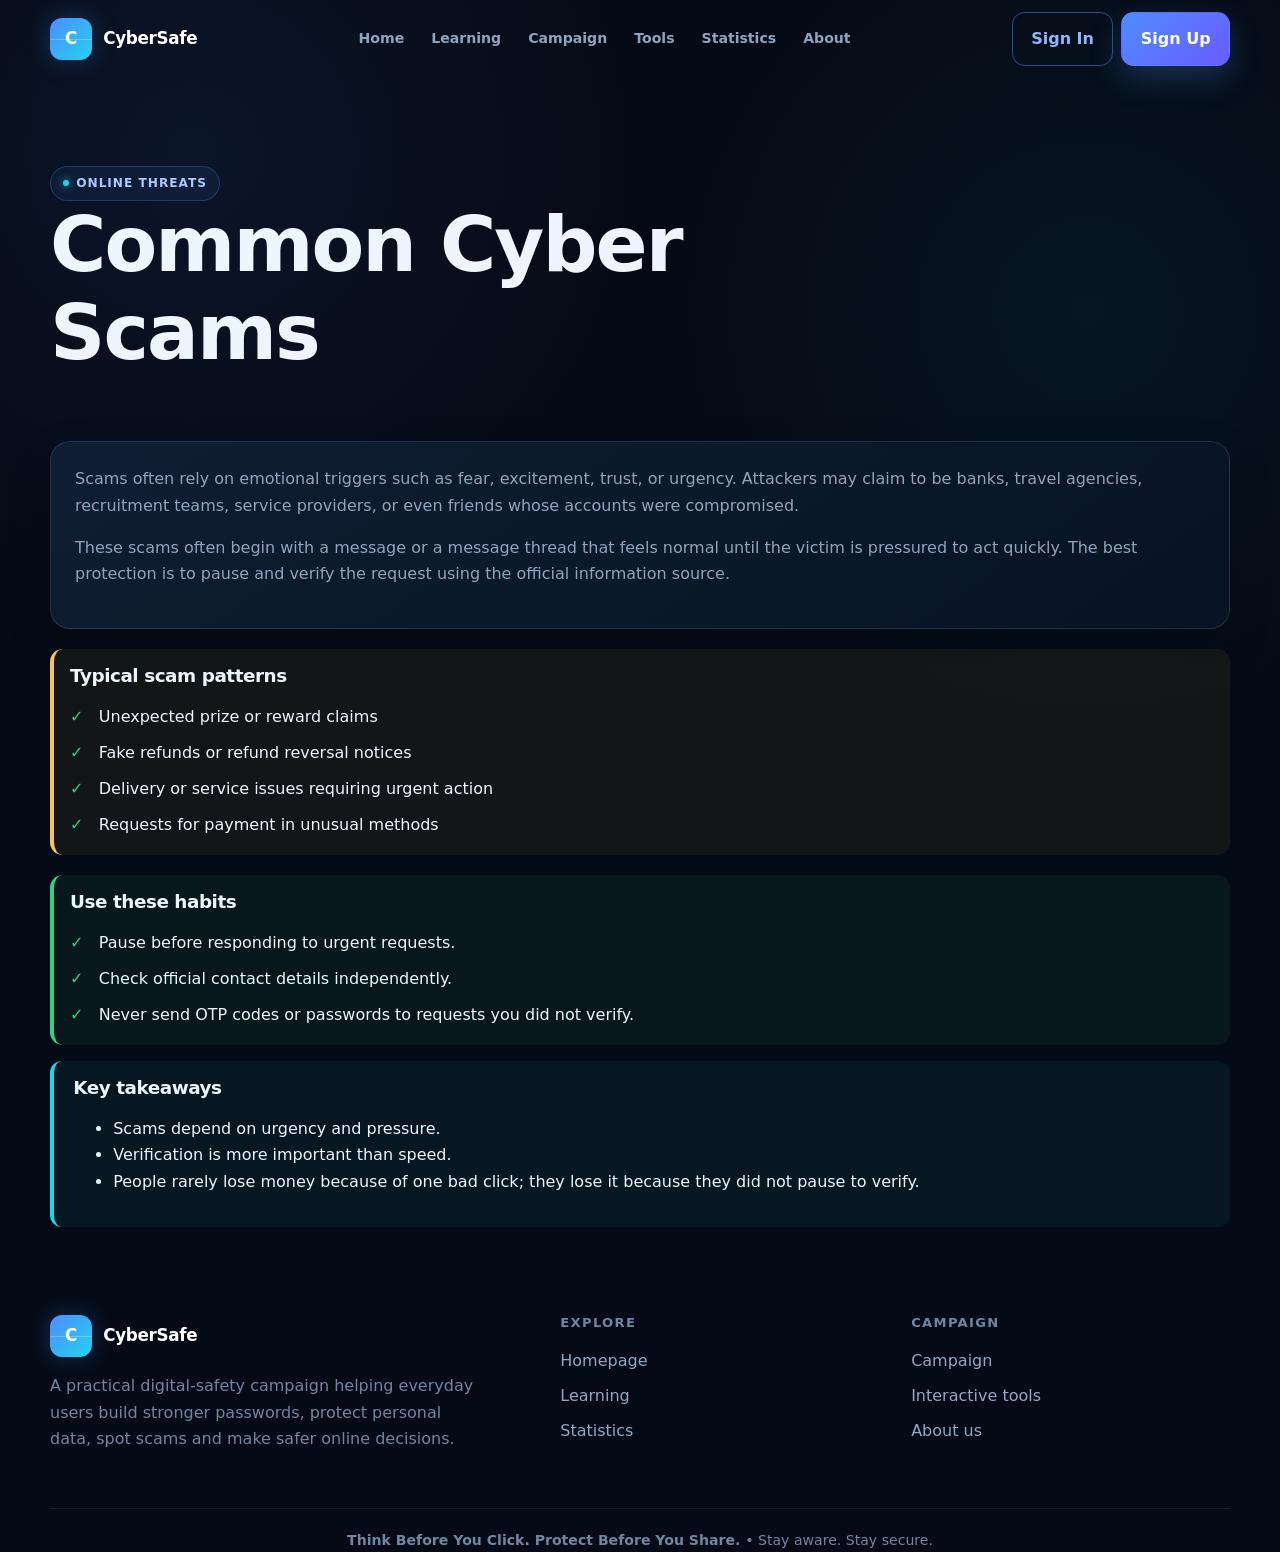
<file: pages/common-cyber-scams.html>
<!doctype html>
<html lang="en">
  <head>
    <meta charset="UTF-8" />
    <meta name="viewport" content="width=device-width, initial-scale=1.0" />
    <title>Common Cyber Scams | CyberSafe</title>
    <link rel="stylesheet" href="../css/base.css" />
    <link rel="stylesheet" href="../css/layout.css" />
    <link rel="stylesheet" href="../css/components.css" />
    <link rel="stylesheet" href="../css/themes.css" />
    <link rel="stylesheet" href="../css/print.css" />
  </head>
  <body data-page="module" data-module="common-cyber-scams">
    <header data-header></header>
    <main>
      <section class="section">
        <div class="container">
          <div class="section-header">
            <span class="badge">Online Threats</span>
            <h1>Common Cyber Scams</h1>
          </div>
          <div class="card">
            <p>Scams often rely on emotional triggers such as fear, excitement, trust, or urgency. Attackers may claim to be banks, travel agencies, recruitment teams, service providers, or even friends whose accounts were compromised.</p>
            <p>These scams often begin with a message or a message thread that feels normal until the victim is pressured to act quickly. The best protection is to pause and verify the request using the official information source.</p>
          </div>
          <div class="two-col" style="margin-top: 1.25rem;">
            <div class="warning-box">
              <h3>Typical scam patterns</h3>
              <ul class="list-check">
                <li>Unexpected prize or reward claims</li>
                <li>Fake refunds or refund reversal notices</li>
                <li>Delivery or service issues requiring urgent action</li>
                <li>Requests for payment in unusual methods</li>
              </ul>
            </div>
            <div class="safe-box">
              <h3>Use these habits</h3>
              <ul class="list-check">
                <li>Pause before responding to urgent requests.</li>
                <li>Check official contact details independently.</li>
                <li>Never send OTP codes or passwords to requests you did not verify.</li>
              </ul>
            </div>
          </div>
          <div class="key-takeaways">
            <h3>Key takeaways</h3>
            <ul>
              <li>Scams depend on urgency and pressure.</li>
              <li>Verification is more important than speed.</li>
              <li>People rarely lose money because of one bad click; they lose it because they did not pause to verify.</li>
            </ul>
          </div>
        </div>
      </section>
    </main>
    <footer data-footer></footer>
    <script type="module" src="../js/main.js"></script>
  </body>
</html>
</file>
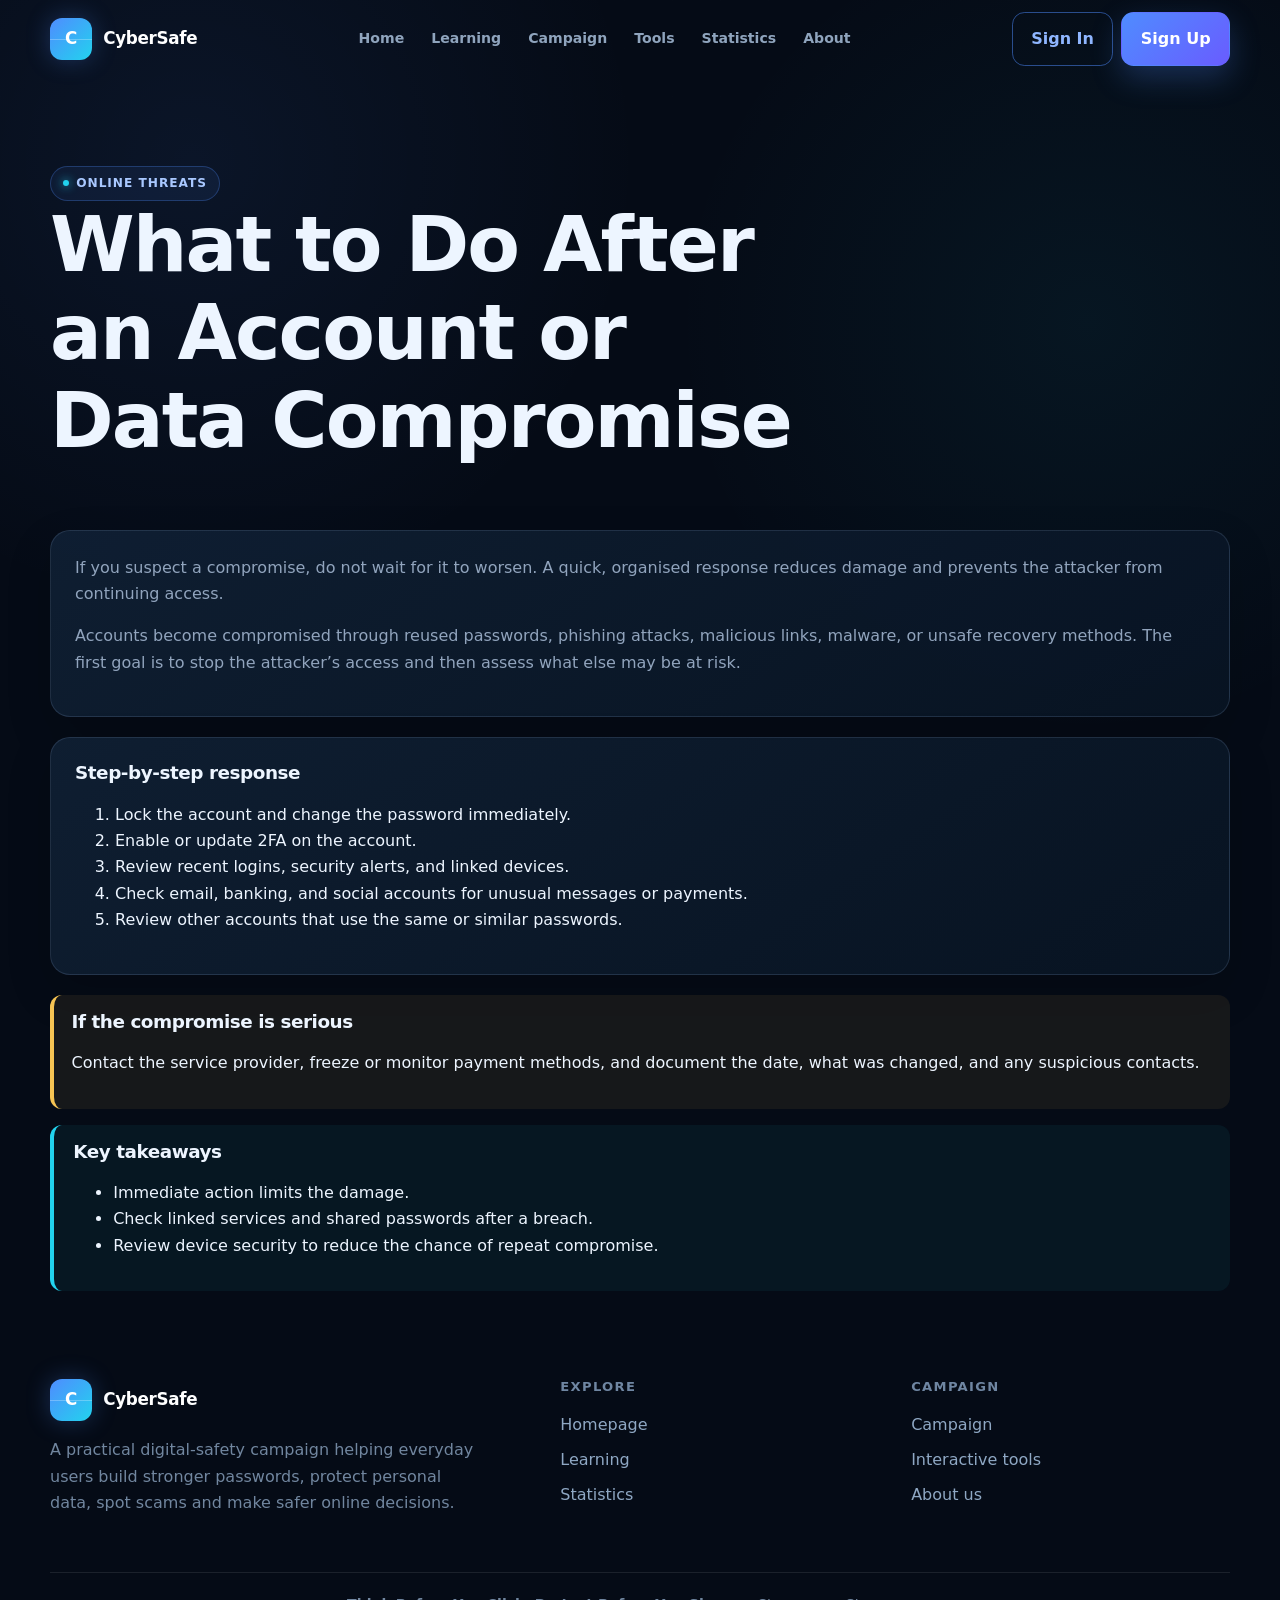
<file: pages/compromise-response.html>
<!doctype html>
<html lang="en">
  <head>
    <meta charset="UTF-8" />
    <meta name="viewport" content="width=device-width, initial-scale=1.0" />
    <title>What to Do After an Account or Data Compromise | CyberSafe</title>
    <link rel="stylesheet" href="../css/base.css" />
    <link rel="stylesheet" href="../css/layout.css" />
    <link rel="stylesheet" href="../css/components.css" />
    <link rel="stylesheet" href="../css/themes.css" />
    <link rel="stylesheet" href="../css/print.css" />
  </head>
  <body data-page="module" data-module="compromise-response">
    <header data-header></header>
    <main>
      <section class="section">
        <div class="container">
          <div class="section-header">
            <span class="badge">Online Threats</span>
            <h1>What to Do After an Account or Data Compromise</h1>
          </div>
          <div class="card">
            <p>If you suspect a compromise, do not wait for it to worsen. A quick, organised response reduces damage and prevents the attacker from continuing access.</p>
            <p>Accounts become compromised through reused passwords, phishing attacks, malicious links, malware, or unsafe recovery methods. The first goal is to stop the attacker’s access and then assess what else may be at risk.</p>
          </div>
          <div class="two-col" style="margin-top: 1.25rem;">
            <div class="card">
              <h3>Step-by-step response</h3>
              <ol>
                <li>Lock the account and change the password immediately.</li>
                <li>Enable or update 2FA on the account.</li>
                <li>Review recent logins, security alerts, and linked devices.</li>
                <li>Check email, banking, and social accounts for unusual messages or payments.</li>
                <li>Review other accounts that use the same or similar passwords.</li>
              </ol>
            </div>
            <div class="alert">
              <h3>If the compromise is serious</h3>
              <p>Contact the service provider, freeze or monitor payment methods, and document the date, what was changed, and any suspicious contacts.</p>
            </div>
          </div>
          <div class="key-takeaways">
            <h3>Key takeaways</h3>
            <ul>
              <li>Immediate action limits the damage.</li>
              <li>Check linked services and shared passwords after a breach.</li>
              <li>Review device security to reduce the chance of repeat compromise.</li>
            </ul>
          </div>
        </div>
      </section>
    </main>
    <footer data-footer></footer>
    <script type="module" src="../js/main.js"></script>
  </body>
</html>
</file>
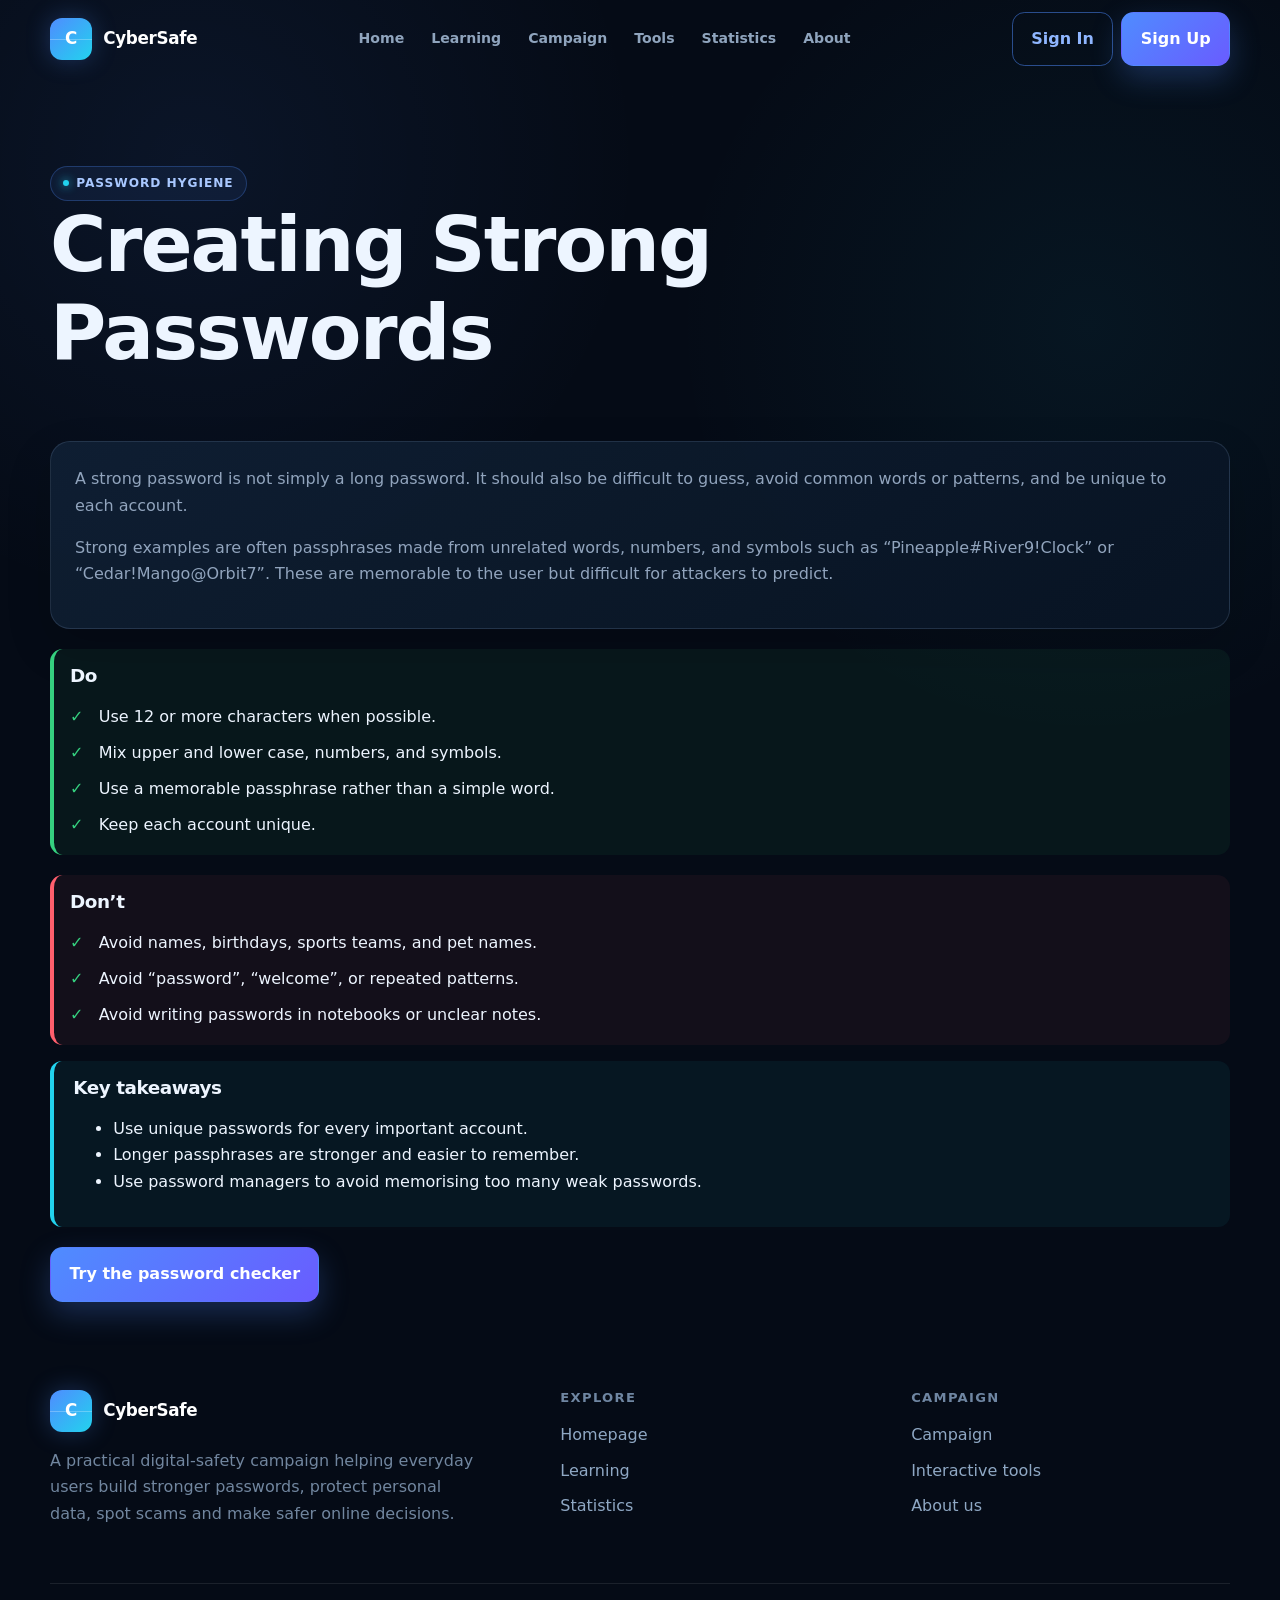
<file: pages/creating-strong-passwords.html>
<!doctype html>
<html lang="en">
  <head>
    <meta charset="UTF-8" />
    <meta name="viewport" content="width=device-width, initial-scale=1.0" />
    <title>Creating Strong Passwords | CyberSafe</title>
    <link rel="stylesheet" href="../css/base.css" />
    <link rel="stylesheet" href="../css/layout.css" />
    <link rel="stylesheet" href="../css/components.css" />
    <link rel="stylesheet" href="../css/themes.css" />
    <link rel="stylesheet" href="../css/print.css" />
  </head>
  <body data-page="module" data-module="creating-strong-passwords">
    <header data-header></header>
    <main>
      <section class="section">
        <div class="container">
          <div class="section-header">
            <span class="badge">Password Hygiene</span>
            <h1>Creating Strong Passwords</h1>
          </div>
          <div class="card">
            <p>A strong password is not simply a long password. It should also be difficult to guess, avoid common words or patterns, and be unique to each account.</p>
            <p>Strong examples are often passphrases made from unrelated words, numbers, and symbols such as “Pineapple#River9!Clock” or “Cedar!Mango@Orbit7”. These are memorable to the user but difficult for attackers to predict.</p>
          </div>
          <div class="two-col" style="margin-top: 1.25rem;">
            <div class="safe-box">
              <h3>Do</h3>
              <ul class="list-check">
                <li>Use 12 or more characters when possible.</li>
                <li>Mix upper and lower case, numbers, and symbols.</li>
                <li>Use a memorable passphrase rather than a simple word.</li>
                <li>Keep each account unique.</li>
              </ul>
            </div>
            <div class="risky-box">
              <h3>Don’t</h3>
              <ul class="list-check">
                <li>Avoid names, birthdays, sports teams, and pet names.</li>
                <li>Avoid “password”, “welcome”, or repeated patterns.</li>
                <li>Avoid writing passwords in notebooks or unclear notes.</li>
              </ul>
            </div>
          </div>
          <div class="key-takeaways">
            <h3>Key takeaways</h3>
            <ul>
              <li>Use unique passwords for every important account.</li>
              <li>Longer passphrases are stronger and easier to remember.</li>
              <li>Use password managers to avoid memorising too many weak passwords.</li>
            </ul>
          </div>
          <div style="margin-top: 1.25rem;">
            <a class="primary-btn focus-ring" href="password-strength-checker.html">Try the password checker</a>
          </div>
        </div>
      </section>
    </main>
    <footer data-footer></footer>
    <script type="module" src="../js/main.js"></script>
  </body>
</html>
</file>
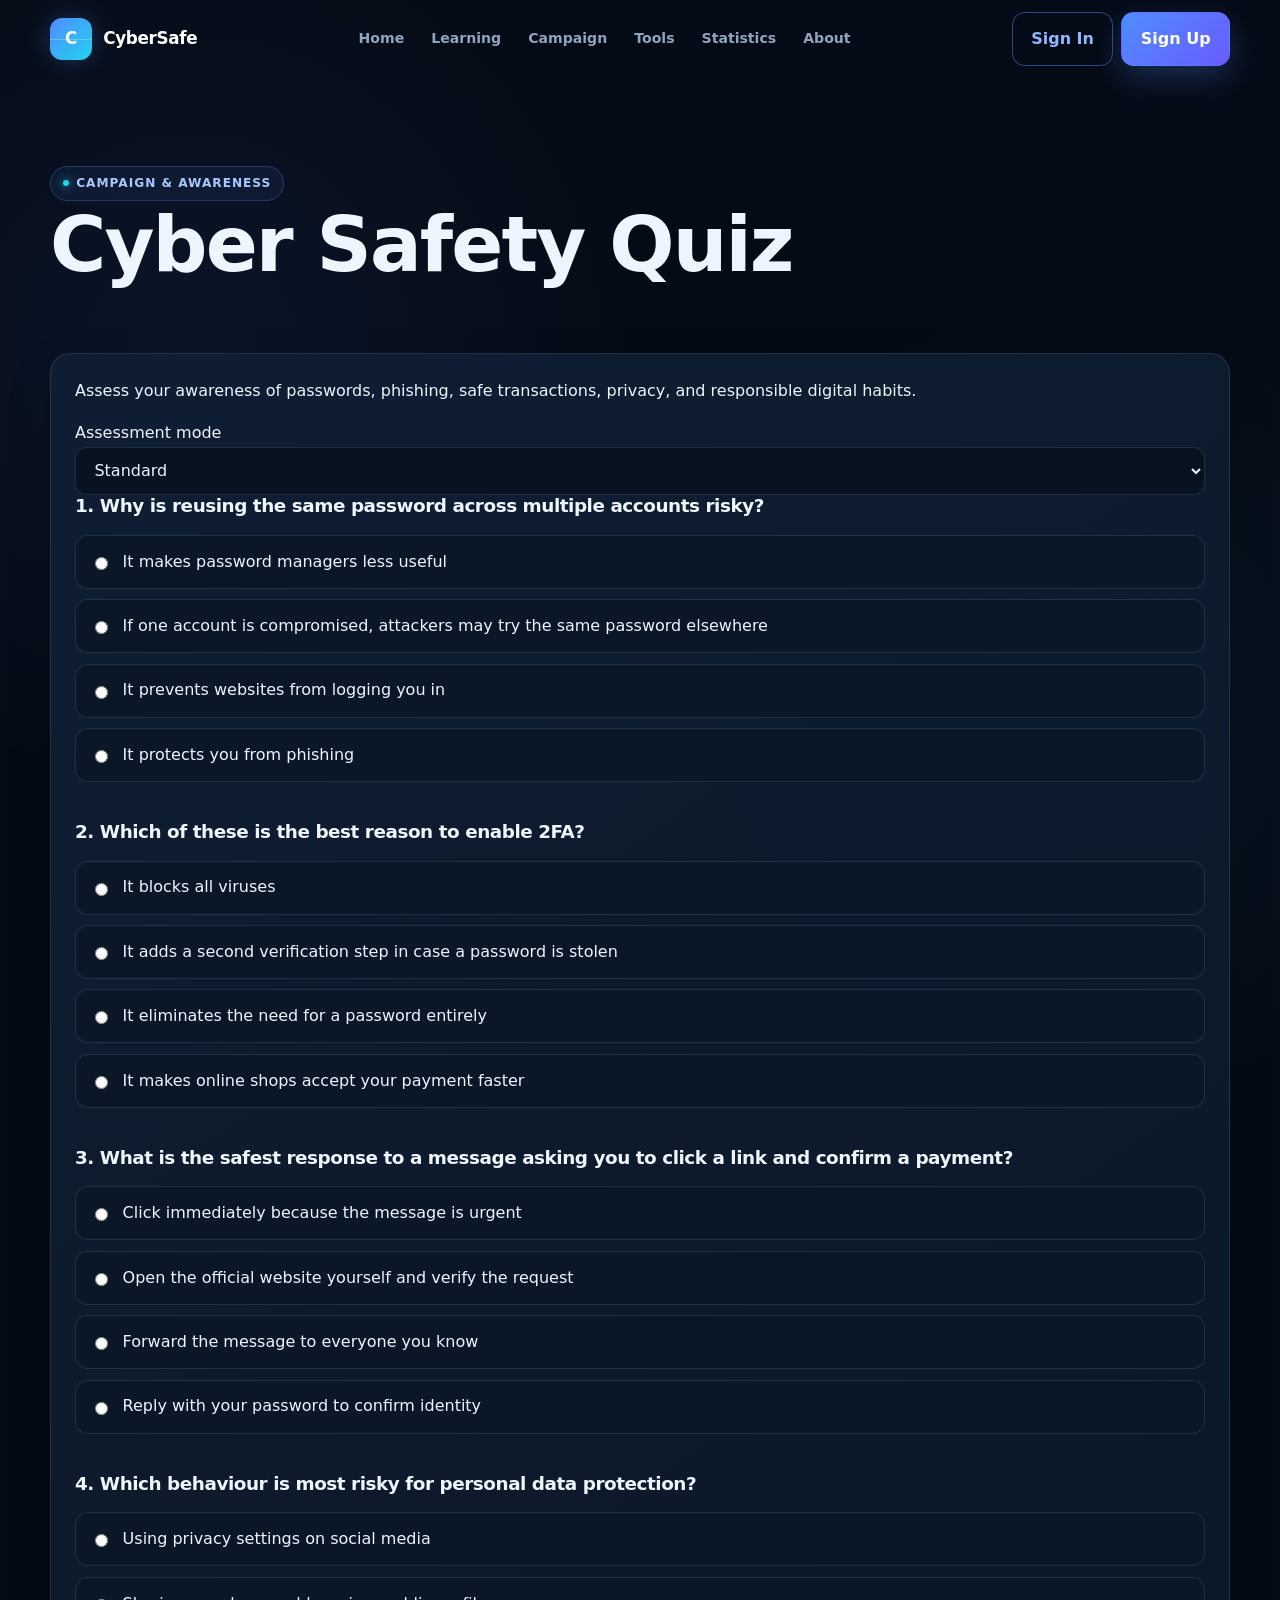
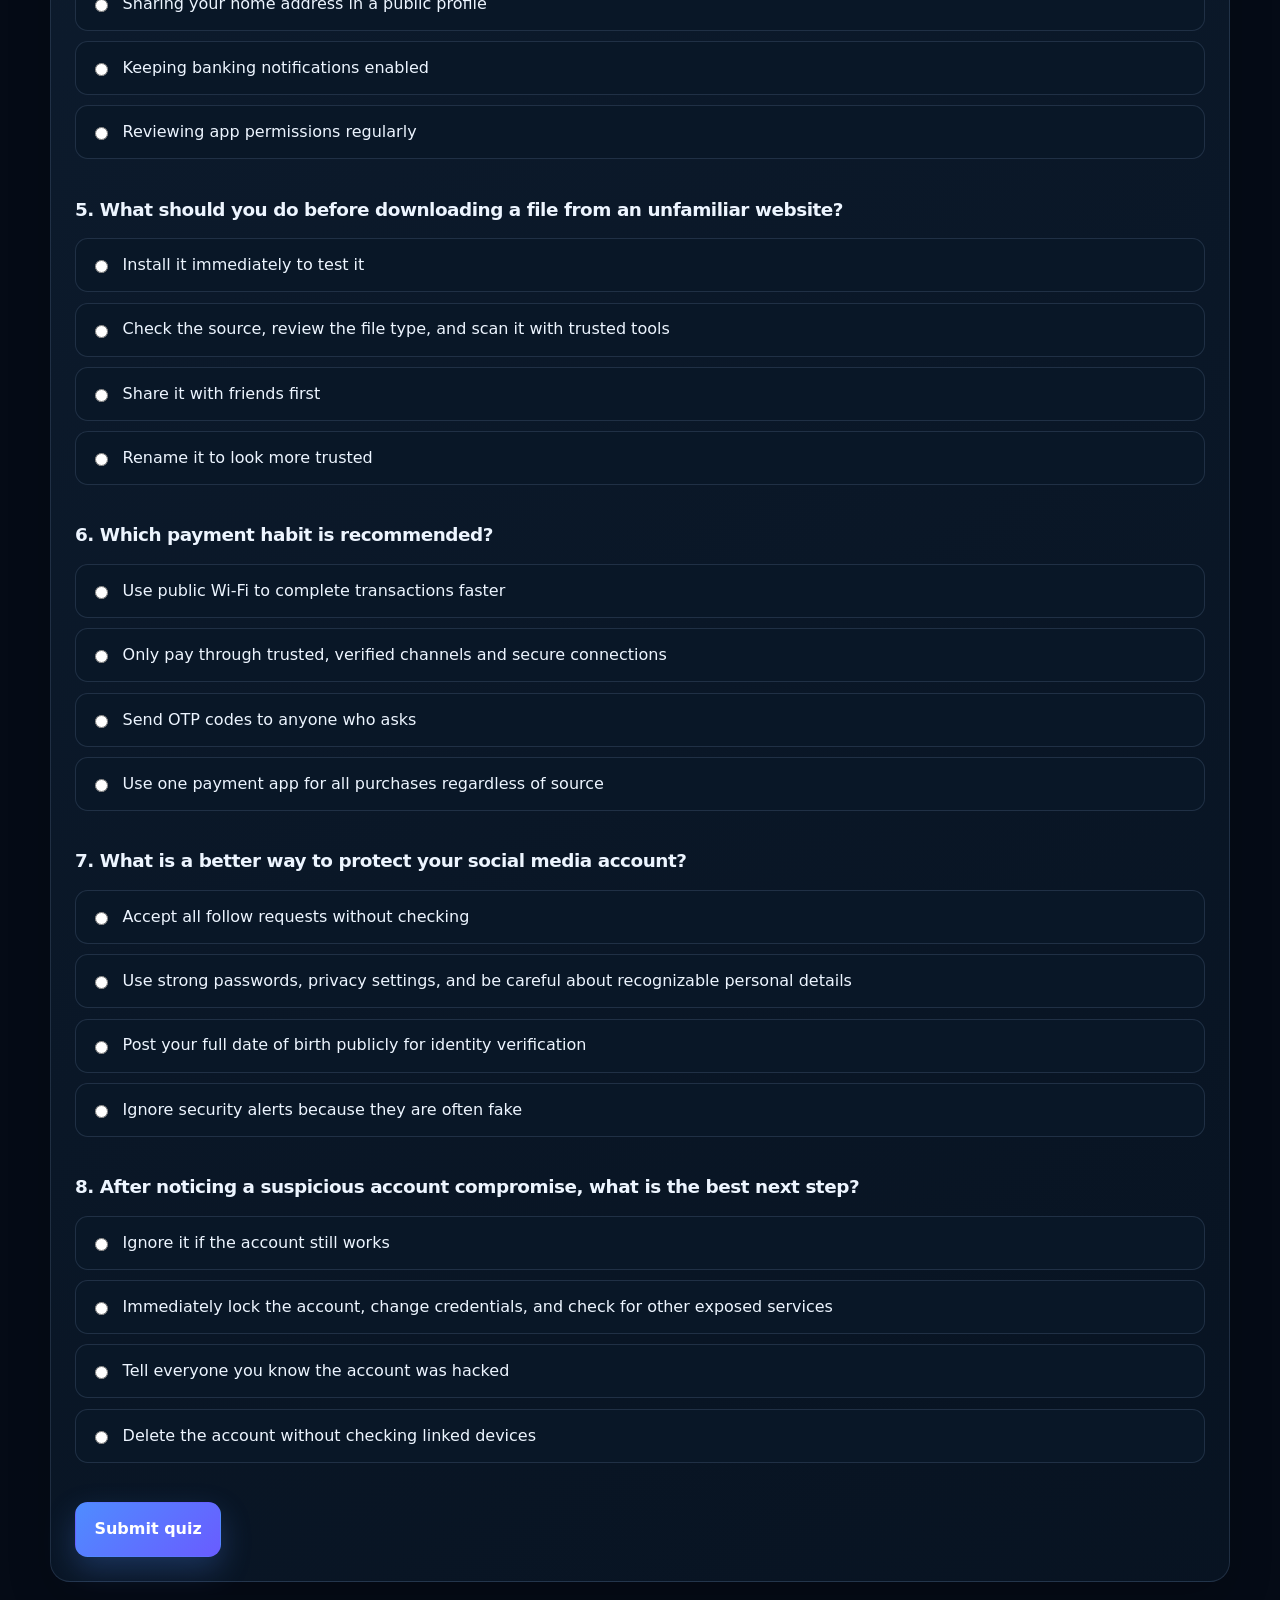
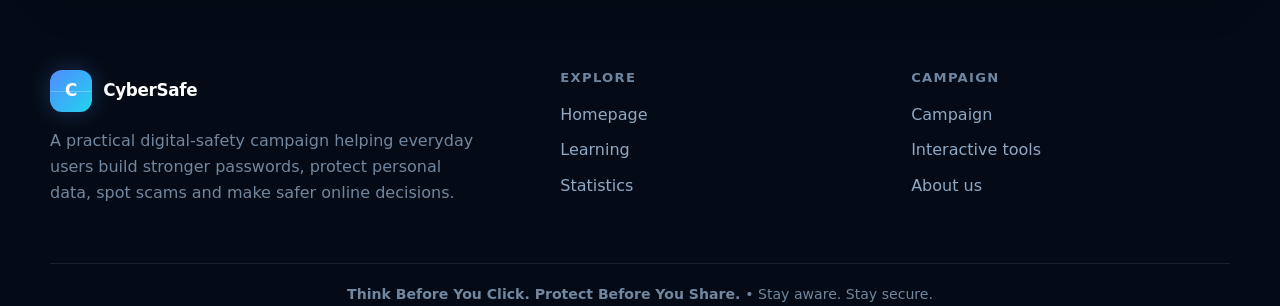
<file: pages/cybersecurity-quiz.html>
<!doctype html>
<html lang="en">
  <head>
    <meta charset="UTF-8" />
    <meta name="viewport" content="width=device-width, initial-scale=1.0" />
    <title>Cyber Safety Quiz | CyberSafe</title>
    <link rel="stylesheet" href="../css/base.css" />
    <link rel="stylesheet" href="../css/layout.css" />
    <link rel="stylesheet" href="../css/components.css" />
    <link rel="stylesheet" href="../css/themes.css" />
    <link rel="stylesheet" href="../css/print.css" />
  </head>
  <body data-page="quiz" data-module="cybersecurity-quiz">
    <header data-header></header>
    <main>
      <section class="section">
        <div class="container">
          <div class="section-header">
            <span class="badge">Campaign & Awareness</span>
            <h1>Cyber Safety Quiz</h1>
          </div>
          <div class="quiz-card">
            <p>Assess your awareness of passwords, phishing, safe transactions, privacy, and responsible digital habits.</p>
            <label>
              <span>Assessment mode</span>
              <select class="select" data-assessment-mode>
                <option value="standard">Standard</option>
                <option value="pre">Pre-awareness assessment</option>
                <option value="post">Post-awareness assessment</option>
              </select>
            </label>
            <form data-quiz-form>
              <button class="primary-btn focus-ring" type="submit">Submit quiz</button>
            </form>
            <div data-quiz-results></div>
          </div>
        </div>
      </section>
    </main>
    <footer data-footer></footer>
    <script type="module" src="../js/main.js"></script>
  </body>
</html>
</file>
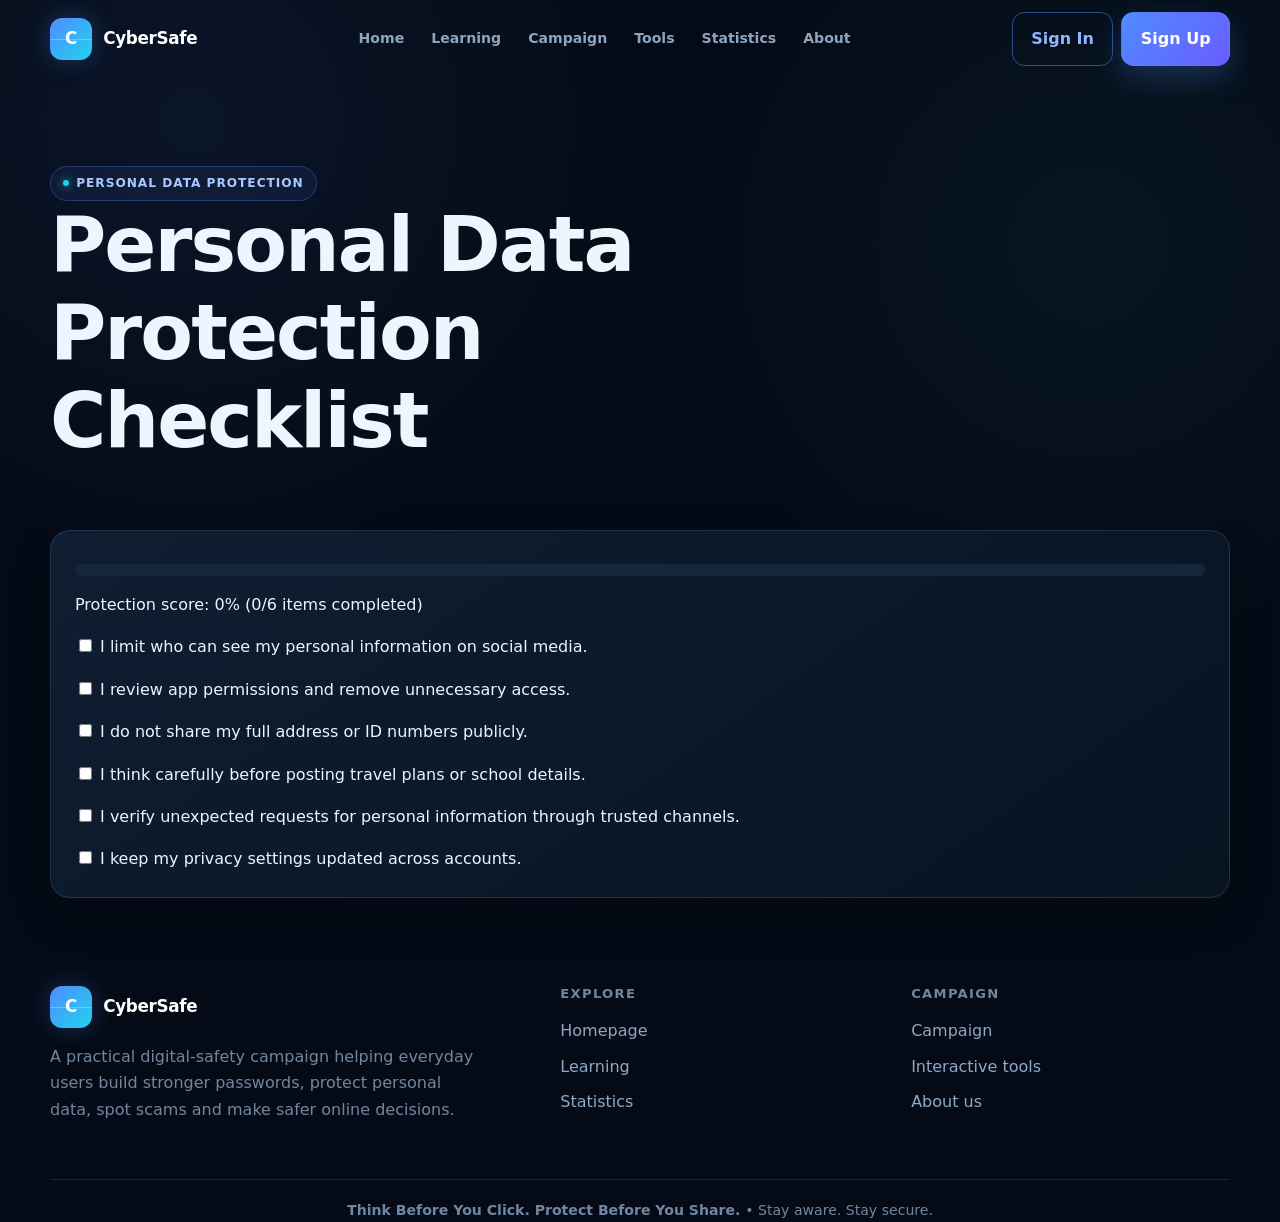
<file: pages/data-protection-checklist.html>
<!doctype html>
<html lang="en">
  <head>
    <meta charset="UTF-8" />
    <meta name="viewport" content="width=device-width, initial-scale=1.0" />
    <title>Personal Data Protection Checklist | CyberSafe</title>
    <link rel="stylesheet" href="../css/base.css" />
    <link rel="stylesheet" href="../css/layout.css" />
    <link rel="stylesheet" href="../css/components.css" />
    <link rel="stylesheet" href="../css/themes.css" />
    <link rel="stylesheet" href="../css/print.css" />
  </head>
  <body data-page="checklist" data-module="data-protection-checklist">
    <header data-header></header>
    <main>
      <section class="section">
        <div class="container">
          <div class="section-header">
            <span class="badge">Personal Data Protection</span>
            <h1>Personal Data Protection Checklist</h1>
          </div>
          <div class="quiz-card">
            <div class="progress-bar"><div class="progress-fill" data-check-progress-fill style="width: 0%"></div></div>
            <p data-checklist-result>Protection score: 0% (0/0 items completed)</p>
            <div class="form-grid">
              <label><input data-check-item type="checkbox" /> I limit who can see my personal information on social media.</label>
              <label><input data-check-item type="checkbox" /> I review app permissions and remove unnecessary access.</label>
              <label><input data-check-item type="checkbox" /> I do not share my full address or ID numbers publicly.</label>
              <label><input data-check-item type="checkbox" /> I think carefully before posting travel plans or school details.</label>
              <label><input data-check-item type="checkbox" /> I verify unexpected requests for personal information through trusted channels.</label>
              <label><input data-check-item type="checkbox" /> I keep my privacy settings updated across accounts.</label>
            </div>
          </div>
        </div>
      </section>
    </main>
    <footer data-footer></footer>
    <script type="module" src="../js/main.js"></script>
  </body>
</html>
</file>
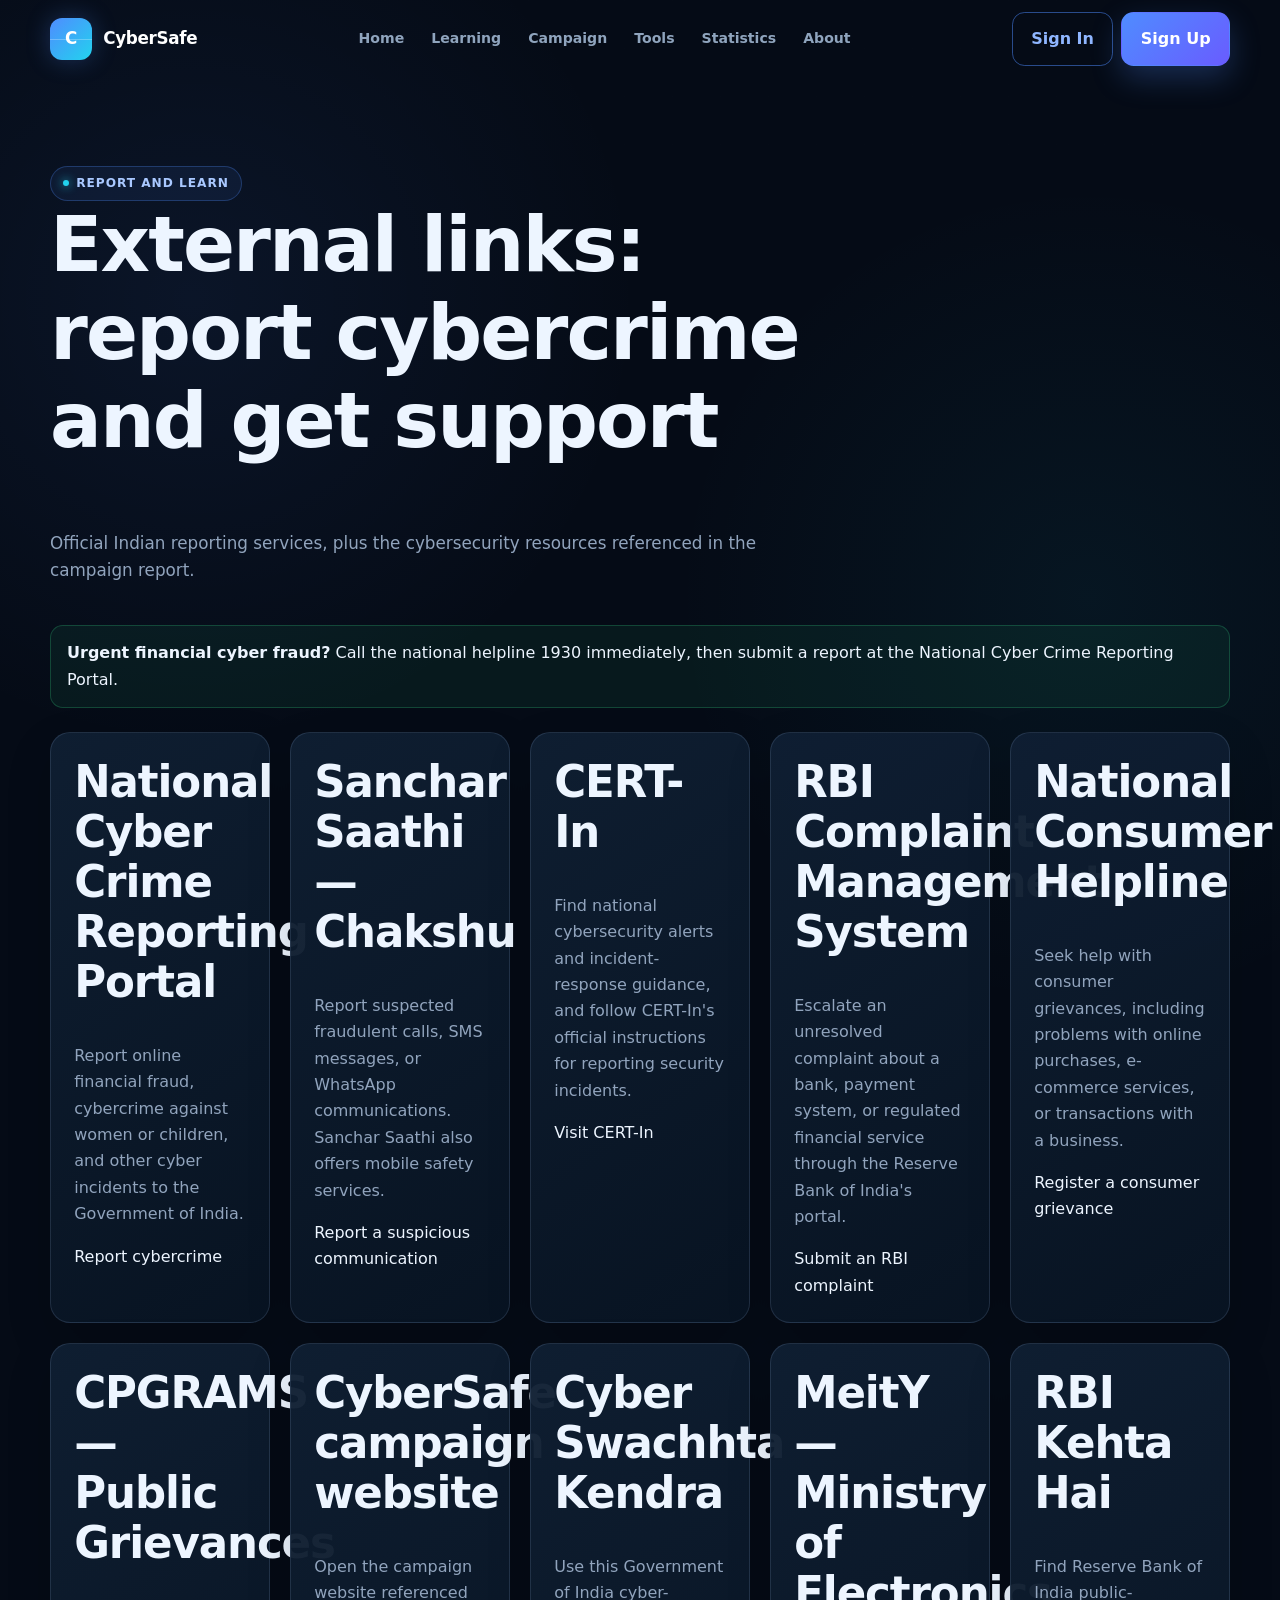
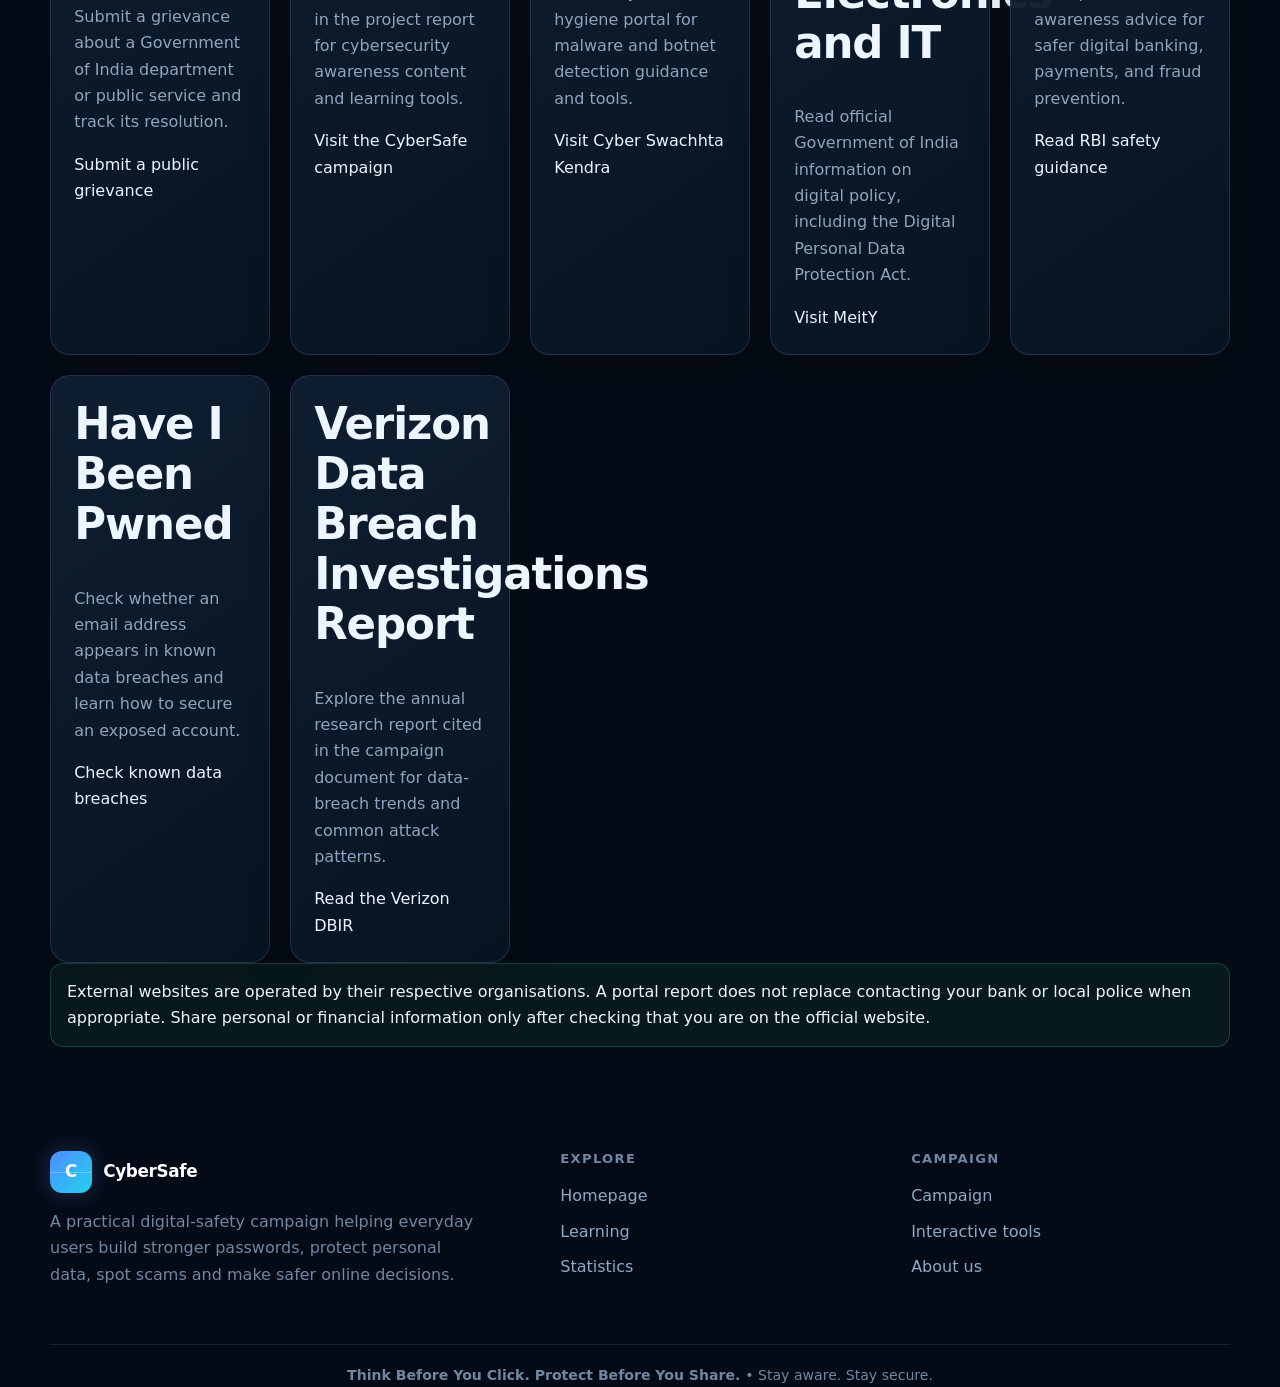
<file: pages/external-links.html>
<!doctype html>
<html lang="en">
  <head>
    <meta charset="UTF-8" />
    <meta name="viewport" content="width=device-width, initial-scale=1.0" />
    <meta http-equiv="Content-Security-Policy" content="default-src 'self'; style-src 'self' 'unsafe-inline'; script-src 'self'; img-src 'self' data:; connect-src 'self'; base-uri 'self'; form-action 'self';" />
    <title>External Cyber-safety Links | CyberSafe</title>
    <link rel="stylesheet" href="../css/base.css" />
    <link rel="stylesheet" href="../css/layout.css" />
    <link rel="stylesheet" href="../css/components.css" />
    <link rel="stylesheet" href="../css/themes.css" />
    <link rel="stylesheet" href="../css/print.css" />
  </head>
  <body data-page="external-links">
    <header data-header></header>
    <main>
      <section class="section">
        <div class="container">
          <div class="section-header">
            <span class="badge">Report and learn</span>
            <h1>External links: report cybercrime and get support</h1>
            <p>Official Indian reporting services, plus the cybersecurity resources referenced in the campaign report.</p>
          </div>
          <div class="notice">
            <strong>Urgent financial cyber fraud?</strong> Call the national helpline <a href="tel:1930">1930</a> immediately, then submit a report at the National Cyber Crime Reporting Portal.
          </div>
          <div class="resource-grid" style="margin-top: 1.5rem;">
            <article class="resource-card">
              <h2>National Cyber Crime Reporting Portal</h2>
              <p>Report online financial fraud, cybercrime against women or children, and other cyber incidents to the Government of India.</p>
              <a href="https://cybercrime.gov.in/" target="_blank" rel="noopener noreferrer">Report cybercrime</a>
            </article>
            <article class="resource-card">
              <h2>Sanchar Saathi — Chakshu</h2>
              <p>Report suspected fraudulent calls, SMS messages, or WhatsApp communications. Sanchar Saathi also offers mobile safety services.</p>
              <a href="https://sancharsaathi.gov.in/sfc/" target="_blank" rel="noopener noreferrer">Report a suspicious communication</a>
            </article>
            <article class="resource-card">
              <h2>CERT-In</h2>
              <p>Find national cybersecurity alerts and incident-response guidance, and follow CERT-In's official instructions for reporting security incidents.</p>
              <a href="https://www.cert-in.org.in/" target="_blank" rel="noopener noreferrer">Visit CERT-In</a>
            </article>
            <article class="resource-card">
              <h2>RBI Complaint Management System</h2>
              <p>Escalate an unresolved complaint about a bank, payment system, or regulated financial service through the Reserve Bank of India's portal.</p>
              <a href="https://cms.rbi.org.in/" target="_blank" rel="noopener noreferrer">Submit an RBI complaint</a>
            </article>
            <article class="resource-card">
              <h2>National Consumer Helpline</h2>
              <p>Seek help with consumer grievances, including problems with online purchases, e-commerce services, or transactions with a business.</p>
              <a href="https://consumerhelpline.gov.in/" target="_blank" rel="noopener noreferrer">Register a consumer grievance</a>
            </article>
            <article class="resource-card">
              <h2>CPGRAMS — Public Grievances</h2>
              <p>Submit a grievance about a Government of India department or public service and track its resolution.</p>
              <a href="https://pgportal.gov.in/" target="_blank" rel="noopener noreferrer">Submit a public grievance</a>
            </article>
            <article class="resource-card">
              <h2>CyberSafe campaign website</h2>
              <p>Open the campaign website referenced in the project report for cybersecurity awareness content and learning tools.</p>
              <a href="https://cybersecurity-vx8q.vercel.app/" target="_blank" rel="noopener noreferrer">Visit the CyberSafe campaign</a>
            </article>
            <article class="resource-card">
              <h2>Cyber Swachhta Kendra</h2>
              <p>Use this Government of India cyber-hygiene portal for malware and botnet detection guidance and tools.</p>
              <a href="https://www.csk.gov.in/" target="_blank" rel="noopener noreferrer">Visit Cyber Swachhta Kendra</a>
            </article>
            <article class="resource-card">
              <h2>MeitY — Ministry of Electronics and IT</h2>
              <p>Read official Government of India information on digital policy, including the Digital Personal Data Protection Act.</p>
              <a href="https://www.meity.gov.in/" target="_blank" rel="noopener noreferrer">Visit MeitY</a>
            </article>
            <article class="resource-card">
              <h2>RBI Kehta Hai</h2>
              <p>Find Reserve Bank of India public-awareness advice for safer digital banking, payments, and fraud prevention.</p>
              <a href="https://rbikehtahai.rbi.org.in/" target="_blank" rel="noopener noreferrer">Read RBI safety guidance</a>
            </article>
            <article class="resource-card">
              <h2>Have I Been Pwned</h2>
              <p>Check whether an email address appears in known data breaches and learn how to secure an exposed account.</p>
              <a href="https://haveibeenpwned.com/" target="_blank" rel="noopener noreferrer">Check known data breaches</a>
            </article>
            <article class="resource-card">
              <h2>Verizon Data Breach Investigations Report</h2>
              <p>Explore the annual research report cited in the campaign document for data-breach trends and common attack patterns.</p>
              <a href="https://www.verizon.com/business/resources/reports/dbir/" target="_blank" rel="noopener noreferrer">Read the Verizon DBIR</a>
            </article>
          </div>
          <p class="notice">External websites are operated by their respective organisations. A portal report does not replace contacting your bank or local police when appropriate. Share personal or financial information only after checking that you are on the official website.</p>
        </div>
      </section>
    </main>
    <footer data-footer></footer>
    <script type="module" src="../js/main.js"></script>
  </body>
</html>
</file>
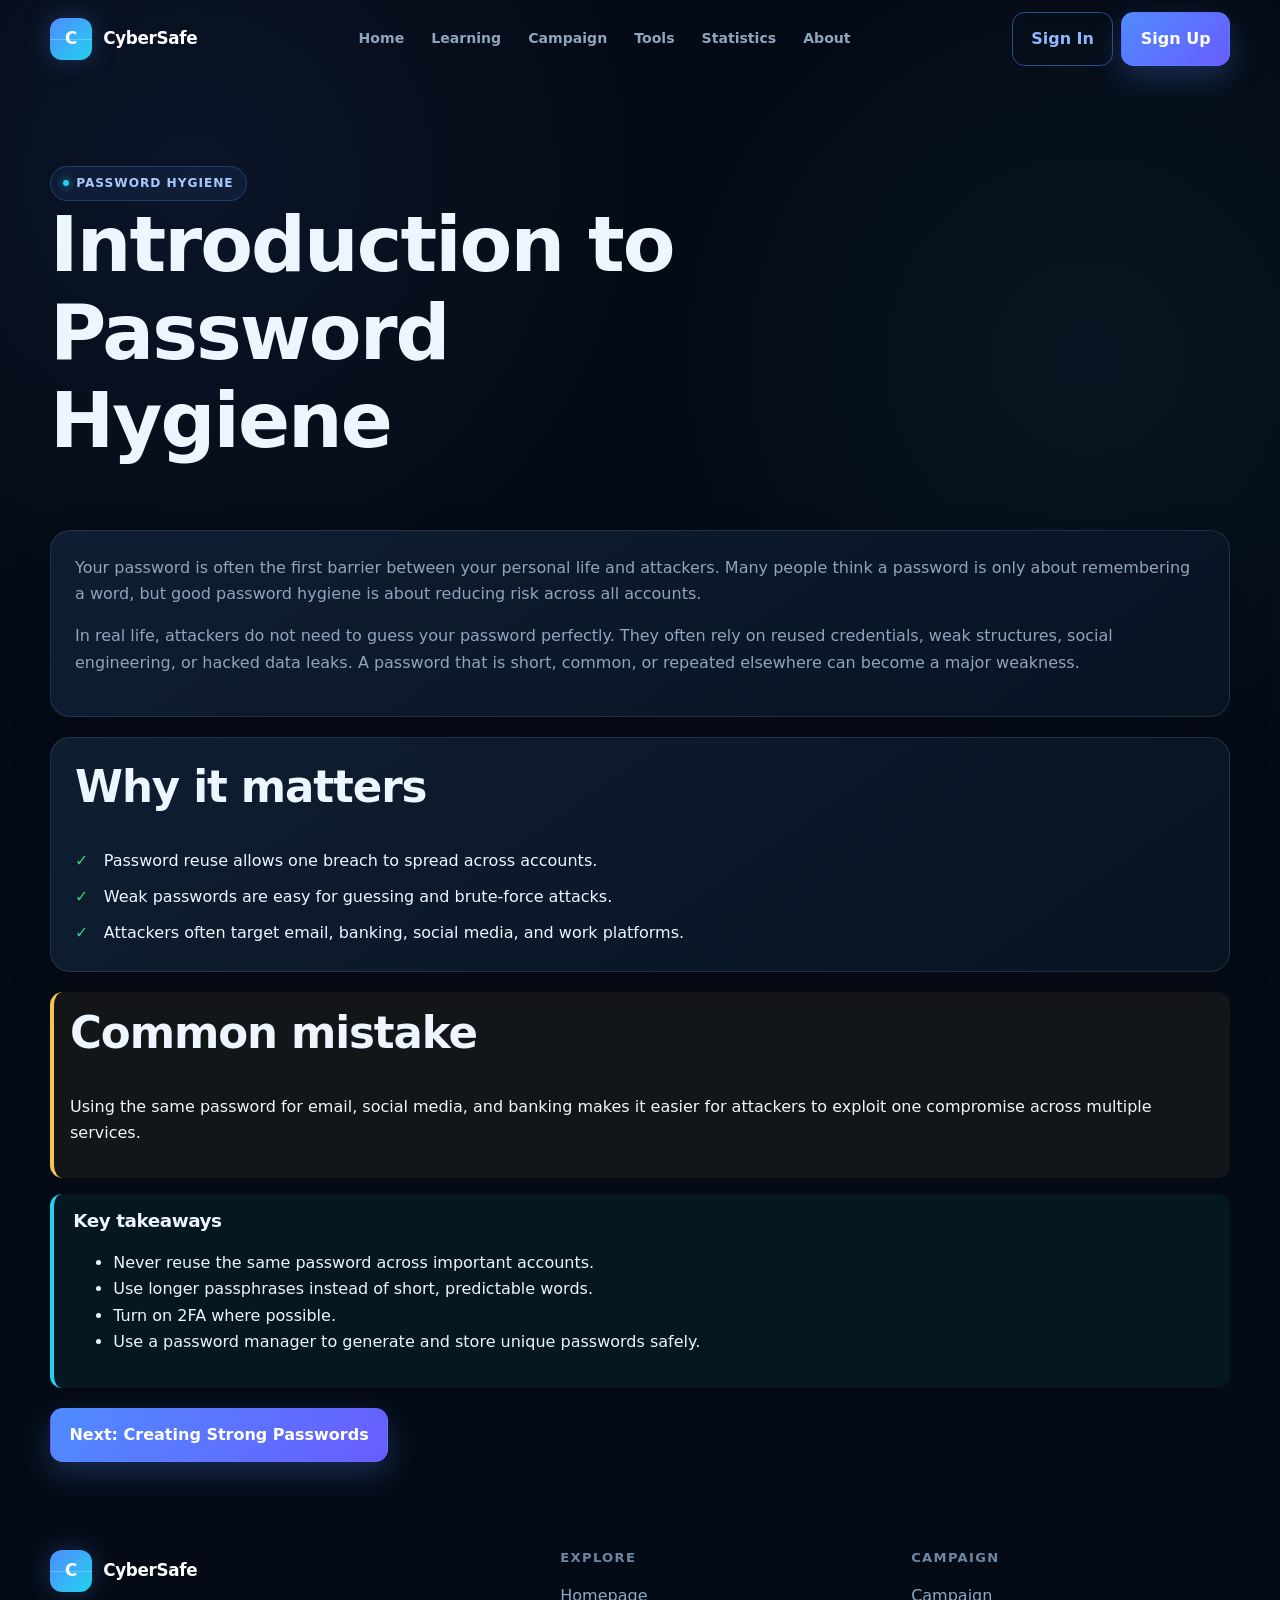
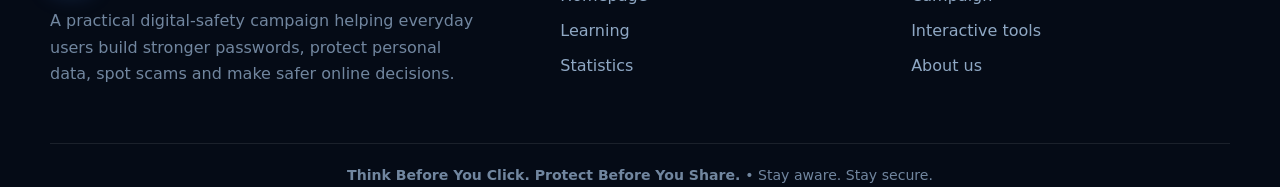
<file: pages/introduction-to-password-hygiene.html>
<!doctype html>
<html lang="en">
  <head>
    <meta charset="UTF-8" />
    <meta name="viewport" content="width=device-width, initial-scale=1.0" />
    <title>Introduction to Password Hygiene | CyberSafe</title>
    <link rel="stylesheet" href="../css/base.css" />
    <link rel="stylesheet" href="../css/layout.css" />
    <link rel="stylesheet" href="../css/components.css" />
    <link rel="stylesheet" href="../css/themes.css" />
    <link rel="stylesheet" href="../css/print.css" />
  </head>
  <body data-page="module" data-module="intro-password-hygiene">
    <header data-header></header>
    <main>
      <section class="section">
        <div class="container">
          <div class="section-header">
            <span class="badge">Password Hygiene</span>
            <h1>Introduction to Password Hygiene</h1>
          </div>
          <div class="card">
            <p>Your password is often the first barrier between your personal life and attackers. Many people think a password is only about remembering a word, but good password hygiene is about reducing risk across all accounts.</p>
            <p>In real life, attackers do not need to guess your password perfectly. They often rely on reused credentials, weak structures, social engineering, or hacked data leaks. A password that is short, common, or repeated elsewhere can become a major weakness.</p>
          </div>
          <div class="two-col" style="margin-top: 1.25rem;">
            <div class="card">
              <h2>Why it matters</h2>
              <ul class="list-check">
                <li>Password reuse allows one breach to spread across accounts.</li>
                <li>Weak passwords are easy for guessing and brute-force attacks.</li>
                <li>Attackers often target email, banking, social media, and work platforms.</li>
              </ul>
            </div>
            <div class="warning-box">
              <h2>Common mistake</h2>
              <p>Using the same password for email, social media, and banking makes it easier for attackers to exploit one compromise across multiple services.</p>
            </div>
          </div>
          <div class="key-takeaways">
            <h3>Key takeaways</h3>
            <ul>
              <li>Never reuse the same password across important accounts.</li>
              <li>Use longer passphrases instead of short, predictable words.</li>
              <li>Turn on 2FA where possible.</li>
              <li>Use a password manager to generate and store unique passwords safely.</li>
            </ul>
          </div>
          <div style="margin-top: 1.25rem;">
            <a class="primary-btn focus-ring" href="creating-strong-passwords.html">Next: Creating Strong Passwords</a>
          </div>
        </div>
      </section>
    </main>
    <footer data-footer></footer>
    <script type="module" src="../js/main.js"></script>
  </body>
</html>
</file>
<file: css/base.css>
:root{--bg:#050b16;--surface:#0b1728;--surface2:#0e1d31;--primary:#4f8cff;--primary2:#7c5cff;--accent:#22d3ee;--success:#35d07f;--warning:#f6c453;--danger:#ff5f6d;--text:#edf5ff;--muted:#91a4bd;--border:rgba(150,180,220,.16);--strong:rgba(94,150,255,.35);--shadow:0 24px 70px rgba(0,0,0,.28)}
*{box-sizing:border-box}html{scroll-behavior:smooth}body{margin:0;font-family:Inter,ui-sans-serif,system-ui,-apple-system,"Segoe UI",Arial,sans-serif;background:radial-gradient(circle at 15% 10%,rgba(79,140,255,.08),transparent 28rem),radial-gradient(circle at 85% 20%,rgba(34,211,238,.055),transparent 26rem),var(--bg);color:var(--text);line-height:1.65}body:before{content:"";position:fixed;inset:0;pointer-events:none;opacity:.28;background-image:linear-gradient(rgba(255,255,255,.018) 1px,transparent 1px),linear-gradient(90deg,rgba(255,255,255,.018) 1px,transparent 1px);background-size:48px 48px;mask-image:linear-gradient(to bottom,black,transparent 85%);z-index:-1}a{color:inherit;text-decoration:none}a:hover{text-decoration:none}img{max-width:100%;display:block}button,input,select,textarea{font:inherit}button{color:inherit}.container{width:min(1180px,calc(100% - 2rem));margin:auto}.page-shell{min-height:100vh;display:flex;flex-direction:column}main{flex:1}.skip-link{position:absolute;left:-9999px}.skip-link:focus{left:1rem;top:1rem;z-index:1000;background:#fff;color:#07111f;padding:.75rem 1rem;border-radius:.6rem}h1,h2,h3,h4{line-height:1.15;margin-top:0;letter-spacing:-.025em}h1{font-size:clamp(2.8rem,6vw,5.8rem)}h2{font-size:clamp(1.9rem,3.4vw,3rem)}h3{font-size:1.15rem}p{margin-top:0}::selection{background:rgba(79,140,255,.35);color:#fff}.section{padding:5.5rem 0;position:relative}.section-header{max-width:760px;margin-bottom:2.5rem}.section-header h2{margin:.7rem 0 .8rem}.section-header p{color:var(--muted);font-size:1.05rem}.badge,.hero-pill{display:inline-flex;align-items:center;gap:.45rem;padding:.4rem .75rem;border-radius:999px;border:1px solid rgba(79,140,255,.28);background:rgba(79,140,255,.08);color:#a9c8ff;font-size:.76rem;font-weight:800;letter-spacing:.08em;text-transform:uppercase}.badge:before{content:"";width:6px;height:6px;border-radius:50%;background:var(--accent);box-shadow:0 0 10px var(--accent)}.card,.feature-card,.module-card,.resource-card,.quiz-card,.checklist-card,.tool-card,.auth-card,.stats-card,.form-card{background:linear-gradient(145deg,rgba(15,31,51,.96),rgba(8,20,35,.96));border:1px solid var(--border);border-radius:1.25rem;box-shadow:0 18px 45px rgba(0,0,0,.16)}.card{padding:1.5rem}.feature-card,.module-card,.resource-card{padding:1.45rem;transition:transform .25s,border-color .25s,box-shadow .25s}.feature-card:hover,.module-card:hover,.resource-card:hover,.card:hover{transform:translateY(-5px);border-color:var(--strong);box-shadow:var(--shadow),0 0 40px rgba(79,140,255,.12)}.feature-card p,.module-card p,.resource-card p,.card p{color:var(--muted)}.card-grid,.metric-grid,.feature-grid,.resource-grid,.module-grid,.do-dont-grid,.two-col{display:grid;gap:1.25rem}.theme-panel{background:radial-gradient(circle at 90% 10%,rgba(34,211,238,.08),transparent 20rem),linear-gradient(145deg,rgba(15,31,51,.98),rgba(7,17,30,.98));border:1px solid var(--border);border-radius:1.35rem;padding:2rem;box-shadow:var(--shadow)}.light-surface{background:var(--surface)}.dark-surface{background:#06101e;color:var(--text)}.highlight-box{background:rgba(79,140,255,.06);border:1px solid var(--border);border-radius:1rem;padding:1.1rem}.warning-box{border-left:4px solid var(--warning);background:rgba(246,196,83,.07);border-radius:.8rem;padding:1rem}.safe-box{border-left:4px solid var(--success);background:rgba(53,208,127,.07);border-radius:.8rem;padding:1rem}.risky-box{border-left:4px solid var(--danger);background:rgba(255,95,109,.07);border-radius:.8rem;padding:1rem}.key-takeaways{background:rgba(34,211,238,.06);border-left:4px solid var(--accent);padding:1rem 1.2rem;border-radius:.75rem;margin-top:1rem}.primary-btn,.secondary-btn,.ghost-btn,.danger-btn{display:inline-flex;align-items:center;justify-content:center;gap:.5rem;padding:.82rem 1.15rem;border-radius:.78rem;border:1px solid transparent;font-weight:800;cursor:pointer;transition:transform .2s,box-shadow .2s,background .2s}.primary-btn{color:#fff;background:linear-gradient(135deg,#4f8cff,#695cff);box-shadow:0 12px 30px rgba(79,140,255,.25)}.secondary-btn{background:rgba(255,255,255,.04);color:#dce9ff;border-color:var(--border)}.ghost-btn{background:transparent;color:#8fb6ff;border-color:rgba(79,140,255,.5)}.danger-btn{background:var(--danger);color:#fff}.primary-btn:hover,.secondary-btn:hover,.ghost-btn:hover,.danger-btn:hover{transform:translateY(-2px);box-shadow:0 12px 28px rgba(0,0,0,.2)}.tag-list{display:flex;flex-wrap:wrap;gap:.5rem;margin-top:1rem}.tag{display:inline-flex;padding:.35rem .65rem;border-radius:999px;background:rgba(79,140,255,.08);border:1px solid rgba(79,140,255,.15);color:#a9c8ff;font-size:.74rem;font-weight:750}.focus-ring:focus-visible,button:focus-visible,a:focus-visible,input:focus-visible,select:focus-visible,textarea:focus-visible{outline:3px solid rgba(34,211,238,.8);outline-offset:3px}.input,.select,.textarea{width:100%;border:1px solid var(--border);border-radius:.75rem;background:#071321;color:var(--text);padding:.8rem .9rem}.input::placeholder,.textarea::placeholder{color:#61758e}.alert{border-left:4px solid var(--warning);background:rgba(246,196,83,.07);padding:1rem 1.1rem;border-radius:.75rem}.notice{background:rgba(53,208,127,.07);border:1px solid rgba(53,208,127,.25);border-radius:.8rem;padding:.9rem 1rem}.error-message{color:#ff8791;font-weight:700;min-height:1.2rem}.success-message{color:#69e5a0;font-weight:700;min-height:1.2rem}.stat-row,.row-line{display:flex;justify-content:space-between;align-items:center;gap:1rem;padding:.75rem 0;border-bottom:1px solid var(--border)}.progress-bar{width:100%;height:12px;background:#15263c;border-radius:999px;overflow:hidden;margin:.6rem 0 1rem}.progress-fill{height:100%;width:0;background:linear-gradient(90deg,var(--accent),var(--primary));border-radius:999px}.strength-meter{height:12px;border-radius:999px;background:linear-gradient(90deg,#ff5f6d,#f6c453,#35d07f);overflow:hidden}.strength-meter>span{display:block;height:100%;width:0;background:#fff}.chart-wrap{padding:1rem;border:1px solid var(--border);border-radius:1rem;background:#071321}.chart-wrap canvas,.chart-wrap svg{width:100%;height:auto}.list-check{list-style:none;padding:0;margin:0;display:grid;gap:.6rem}.list-check li{position:relative;padding-left:1.8rem}.list-check li:before{content:"✓";position:absolute;left:0;color:var(--success);font-weight:800}.form-grid{display:grid;gap:1rem}.table-like{display:grid;gap:.55rem}.print-only{display:none}.muted{color:var(--muted)}code{background:#071321;border:1px solid var(--border);border-radius:.4rem;padding:.12rem .35rem;color:#9ed0ff}@media(max-width:767px){.container{width:min(100% - 1.25rem,1180px)}.section{padding:4rem 0}.theme-panel{padding:1.3rem}}
</file>
<file: css/layout.css>
.site-header{position:sticky;top:0;z-index:40;background:rgba(5,11,22,.82);backdrop-filter:blur(18px);border-bottom:1px solid rgba(150,180,220,.12)}.header-inner{display:flex;align-items:center;justify-content:space-between;min-height:78px;gap:1rem}.brand{display:flex;align-items:center;gap:.7rem;font-weight:900;color:#fff;letter-spacing:-.02em}.brand-mark{width:42px;height:42px;border-radius:12px;display:grid;place-items:center;color:#fff;font-size:1.05rem;background:linear-gradient(135deg,#4f8cff,#22d3ee);box-shadow:0 0 24px rgba(79,140,255,.28);position:relative;overflow:hidden}.brand-mark:after{content:"";position:absolute;width:100%;height:1px;left:0;top:50%;background:rgba(255,255,255,.65);opacity:.4}.brand>span:last-child{font-size:1.05rem}.main-nav{display:flex;align-items:center;gap:.25rem}.main-nav a{color:#8fa4bd;font-weight:700;font-size:.88rem;padding:.58rem .72rem;border-radius:.65rem;transition:.2s}.main-nav a.active,.main-nav a:hover{color:#fff;background:rgba(79,140,255,.1);text-decoration:none}.auth-row{display:flex;align-items:center;gap:.5rem}.auth-row .badge{font-size:.7rem}.menu-toggle{display:none;border:1px solid var(--border);background:rgba(255,255,255,.04);color:#fff;border-radius:.7rem;padding:.55rem .75rem}.site-footer{margin-top:2rem;background:#030812;color:#c9d7e8;padding:3.5rem 0 1.25rem;border-top:1px solid rgba(150,180,220,.12)}.footer-grid{display:grid;grid-template-columns:1.5fr 1fr 1fr;gap:2rem}.footer-grid h3{color:#fff}.footer-grid h4{font-size:.82rem;text-transform:uppercase;letter-spacing:.1em;color:#6f86a2}.footer-links{display:flex;flex-direction:column;gap:.55rem}.footer-links a,.site-footer a{color:#8fa8c4}.footer-links a:hover{color:#fff}.footer-tagline{margin-top:2.5rem;padding-top:1.2rem;border-top:1px solid rgba(255,255,255,.09);text-align:center;color:#71869f;font-size:.88rem;font-weight:700}.hero{position:relative;overflow:hidden;padding:6.5rem 0 5rem;background:radial-gradient(circle at 76% 45%,rgba(79,140,255,.16),transparent 25rem),radial-gradient(circle at 88% 15%,rgba(34,211,238,.08),transparent 18rem)}.hero:after{content:"";position:absolute;width:520px;height:520px;border:1px solid rgba(79,140,255,.1);border-radius:50%;right:-180px;top:-180px;box-shadow:0 0 0 70px rgba(79,140,255,.018),0 0 0 140px rgba(79,140,255,.012)}.hero-inner{display:grid;grid-template-columns:1.12fr .88fr;align-items:center;gap:4rem;position:relative;z-index:1}.hero-card{background:none;border:0;box-shadow:none;padding:0}.hero-card h1{margin:.75rem 0 1rem;background:linear-gradient(100deg,#fff 20%,#9fc1ff 62%,#63e6f2);-webkit-background-clip:text;background-clip:text;color:transparent}.hero-card .lead{font-size:clamp(1.08rem,2vw,1.35rem);color:#a9bad0;max-width:650px}.hero-card>p:not(.lead){color:#dce8f7;font-weight:750}.hero-actions{display:flex;flex-wrap:wrap;gap:.75rem;margin-top:1.7rem}.metrics-panel{position:relative;overflow:hidden;background:linear-gradient(145deg,rgba(14,35,61,.98),rgba(7,17,30,.98));color:#fff;border:1px solid rgba(93,149,255,.25);border-radius:1.5rem;padding:1.5rem;min-height:350px;box-shadow:var(--shadow),0 0 40px rgba(79,140,255,.12)}.metrics-panel:before{content:"";position:absolute;width:240px;height:240px;border-radius:50%;right:-70px;top:-80px;background:rgba(79,140,255,.12)}.metrics-panel:after{content:"SECURE • AWARE • PROTECTED";position:absolute;right:1.5rem;bottom:1.2rem;color:rgba(160,190,225,.28);font-size:.62rem;letter-spacing:.16em;font-weight:800}.metrics-panel h2{font-size:1.15rem;margin-bottom:.2rem}.metric-grid{grid-template-columns:repeat(2,minmax(120px,1fr));margin-top:1.3rem}.metric-box{background:rgba(255,255,255,.035);border:1px solid rgba(255,255,255,.09);border-radius:1rem;padding:1.2rem;min-height:105px;position:relative;overflow:hidden}.metric-box:before{content:"";position:absolute;left:0;top:0;width:28px;height:2px;background:var(--accent)}.metric-box strong{display:block;font-size:2rem;line-height:1;margin-bottom:.4rem}.metric-box span{color:#849ab5;font-size:.82rem}@media(max-width:1050px){.main-nav{gap:0}.main-nav a{padding:.55rem .5rem;font-size:.82rem}.hero-inner{gap:2rem}}@media(max-width:900px){.hero-inner,.footer-grid,.two-col{grid-template-columns:1fr}.hero{padding:5rem 0 4rem}}@media(max-width:767px){.main-nav{position:absolute;top:78px;left:.65rem;right:.65rem;display:none;flex-direction:column;align-items:stretch;background:rgba(7,17,30,.98);padding:.75rem;border:1px solid var(--border);border-radius:1rem;box-shadow:var(--shadow)}.main-nav.open{display:flex}.main-nav a{padding:.75rem}.menu-toggle{display:inline-flex}.header-inner{position:relative}.site-header .auth-row{display:none}.hero{padding:4.2rem 0 3.5rem}.metrics-panel{min-height:auto}}
</file>
<file: css/components.css>
.module-grid,.card-grid,.resource-grid,.metric-grid,.do-dont-grid,.feature-grid{grid-template-columns:repeat(auto-fit,minmax(220px,1fr))}.module-card h3,.resource-card h3,.feature-card h3{margin-bottom:.65rem}.accordion-item{border:1px solid var(--border);border-radius:.9rem;overflow:hidden;background:var(--surface)}.accordion-trigger{width:100%;background:transparent;border:0;text-align:left;padding:1rem 1.1rem;font-weight:750;color:var(--text);cursor:pointer}.accordion-panel{display:none;padding:0 1.1rem 1rem;color:var(--muted)}.accordion-item.open .accordion-panel{display:block}.scenario-panel{border:1px solid var(--border);border-radius:1rem;padding:1rem;background:linear-gradient(180deg,#0d2035,#091525)}.quiz-card,.checklist-card,.tool-card,.auth-card,.stats-card,.form-card{padding:1.5rem}.question{margin-bottom:1.25rem}.answer-list{display:grid;gap:.65rem}.answer-option{display:flex;align-items:center;gap:.7rem;border:1px solid var(--border);background:#091727;border-radius:.8rem;padding:.8rem .9rem;cursor:pointer;transition:.2s}.answer-option:hover{border-color:var(--strong);background:#0d1e33}.answer-option input{accent-color:var(--primary)}
</file>
<file: css/themes.css>
.theme-panel{background:radial-gradient(circle at 85% 0%,rgba(34,211,238,.09),transparent 18rem),linear-gradient(145deg,rgba(15,31,51,.98),rgba(7,17,30,.98));border:1px solid var(--border);border-radius:1.2rem;padding:1.4rem}.highlight-box{background:rgba(79,140,255,.06);border:1px solid var(--border)}.warning-box{border-left-color:var(--warning);background:rgba(246,196,83,.06)}.safe-box{border-left-color:var(--success);background:rgba(53,208,127,.06)}.risky-box{border-left-color:var(--danger);background:rgba(255,95,109,.06)}
</file>
<file: css/print.css>
@media print {
  .site-header,
  .site-footer,
  .main-nav,
  .auth-row,
  .hero-actions,
  .button-row,
  .search-tools,
  .no-print {
    display: none !important;
  }

  body {
    background: white;
    color: black;
  }

  .card,
  .module-card,
  .resource-card,
  .quiz-card,
  .tool-card,
  .form-card,
  .stats-card {
    box-shadow: none;
    border: 1px solid #d0d0d0;
    break-inside: avoid;
  }

  .print-only {
    display: block;
  }
}
</file>
